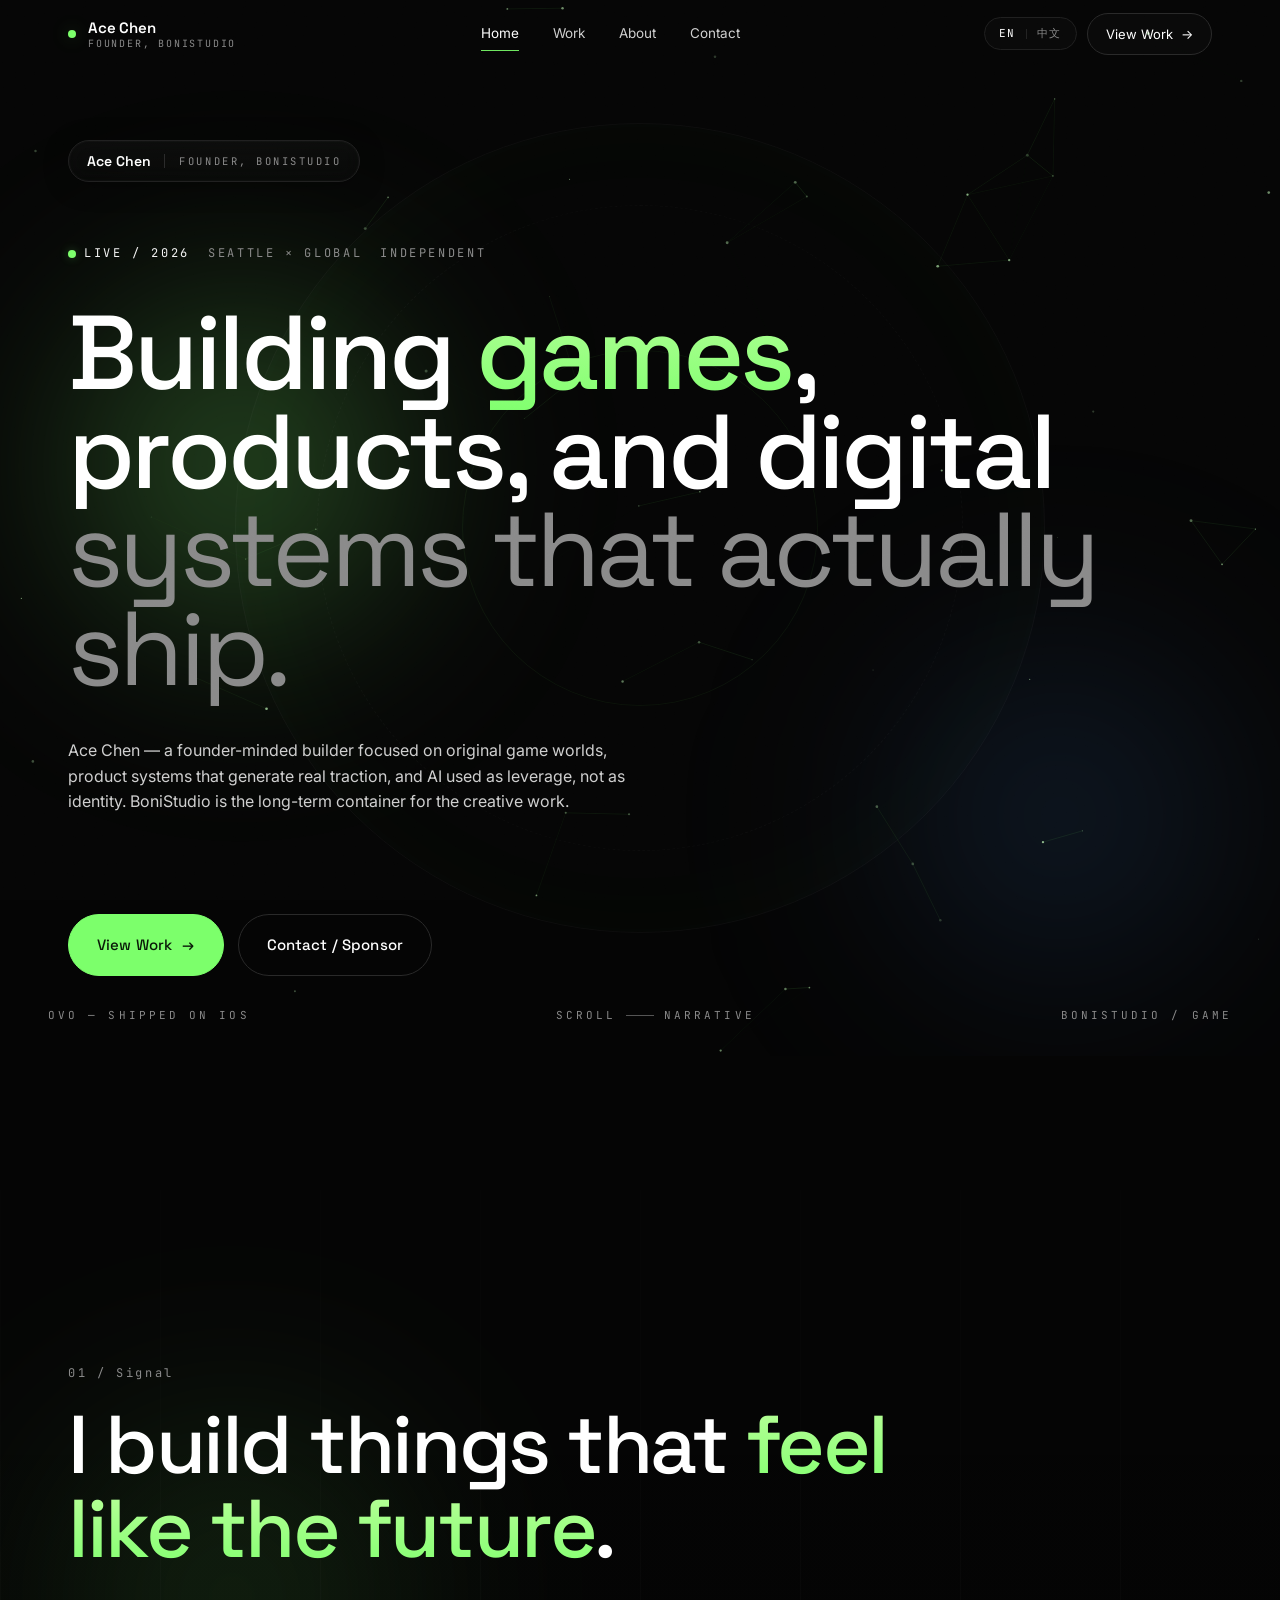
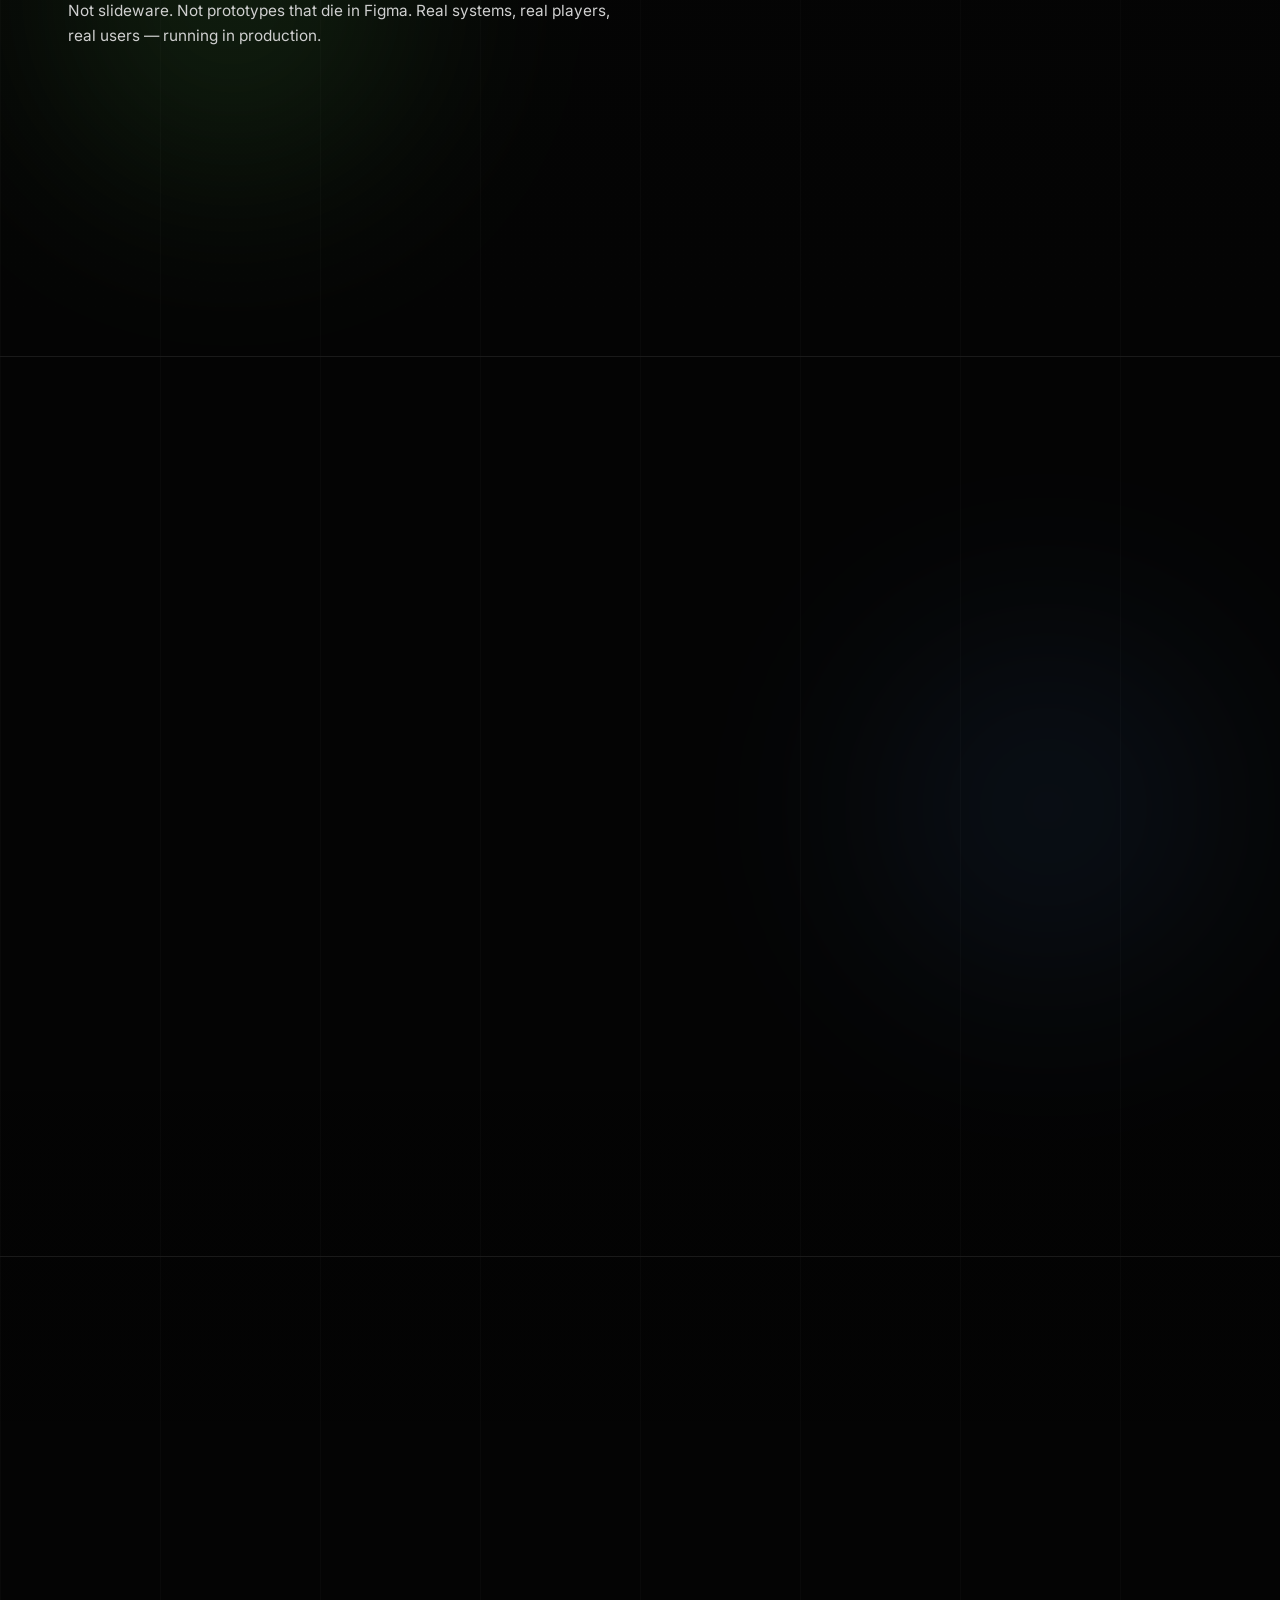
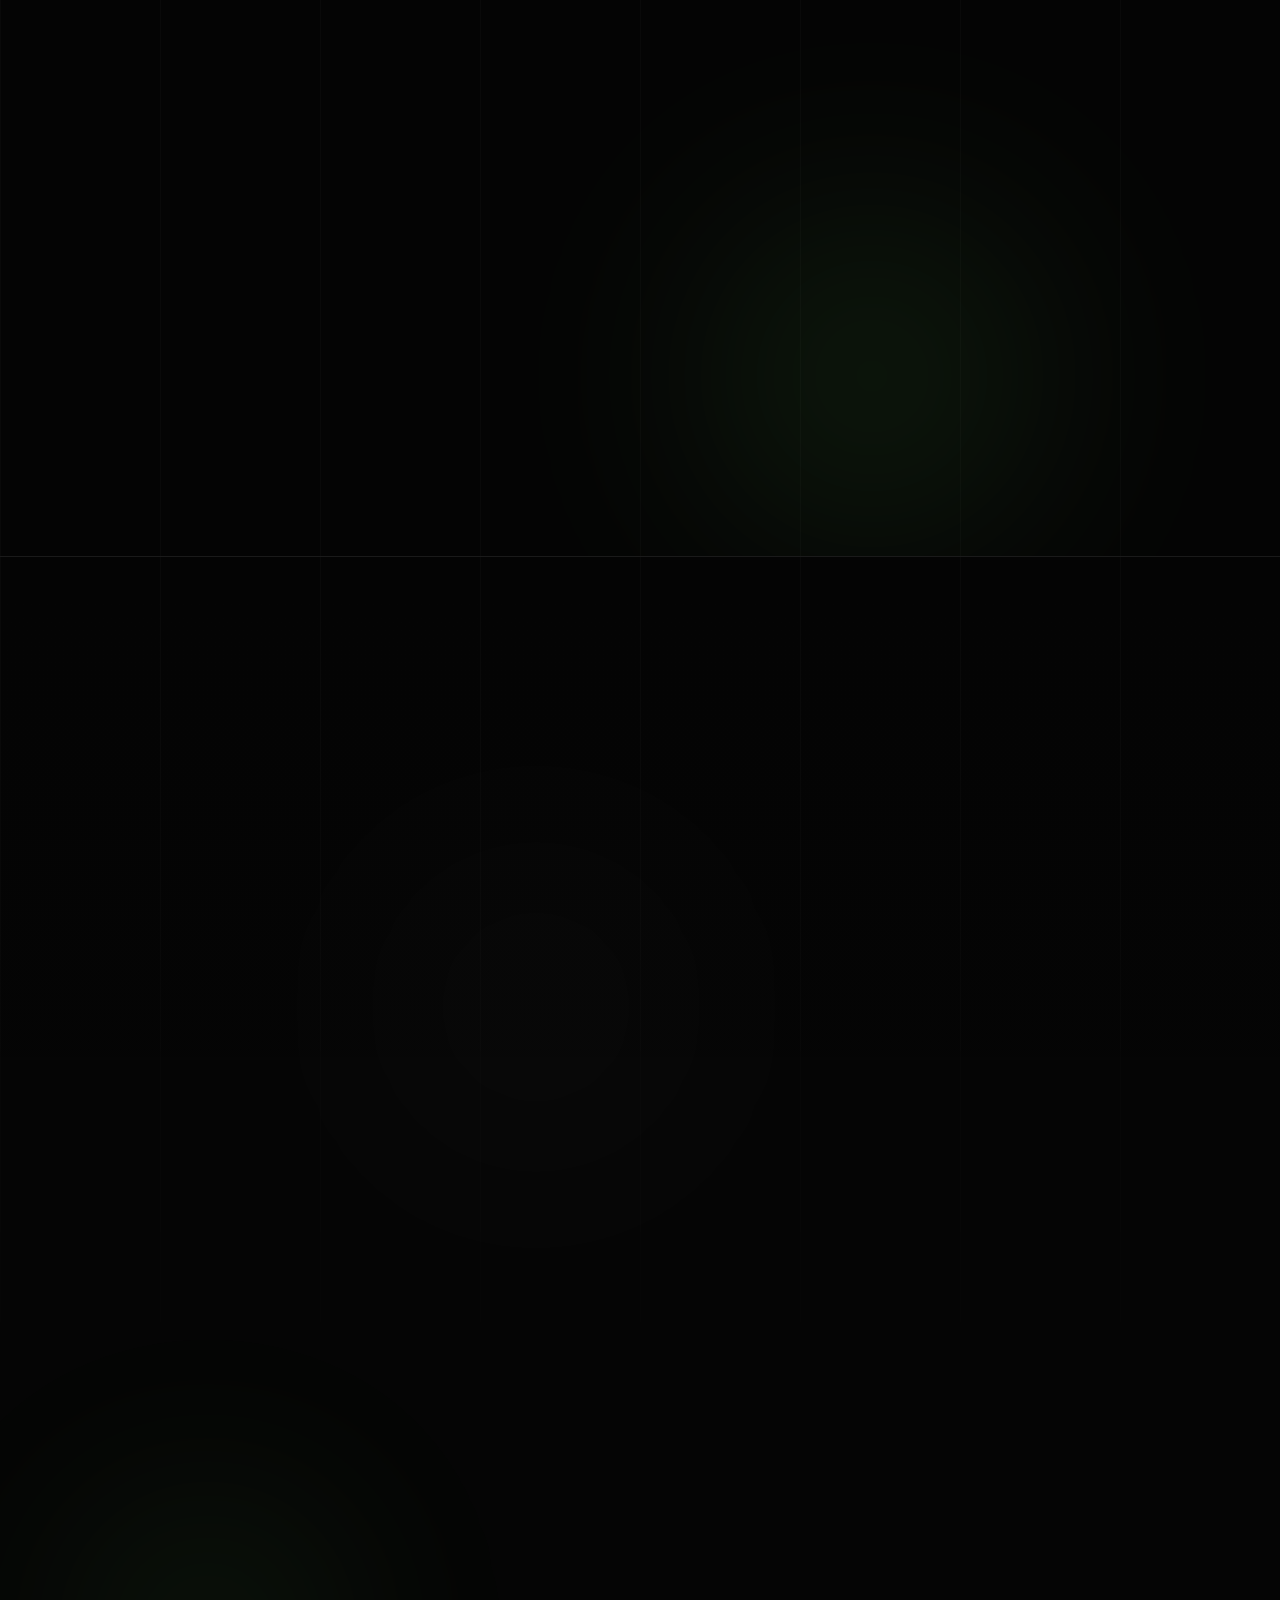
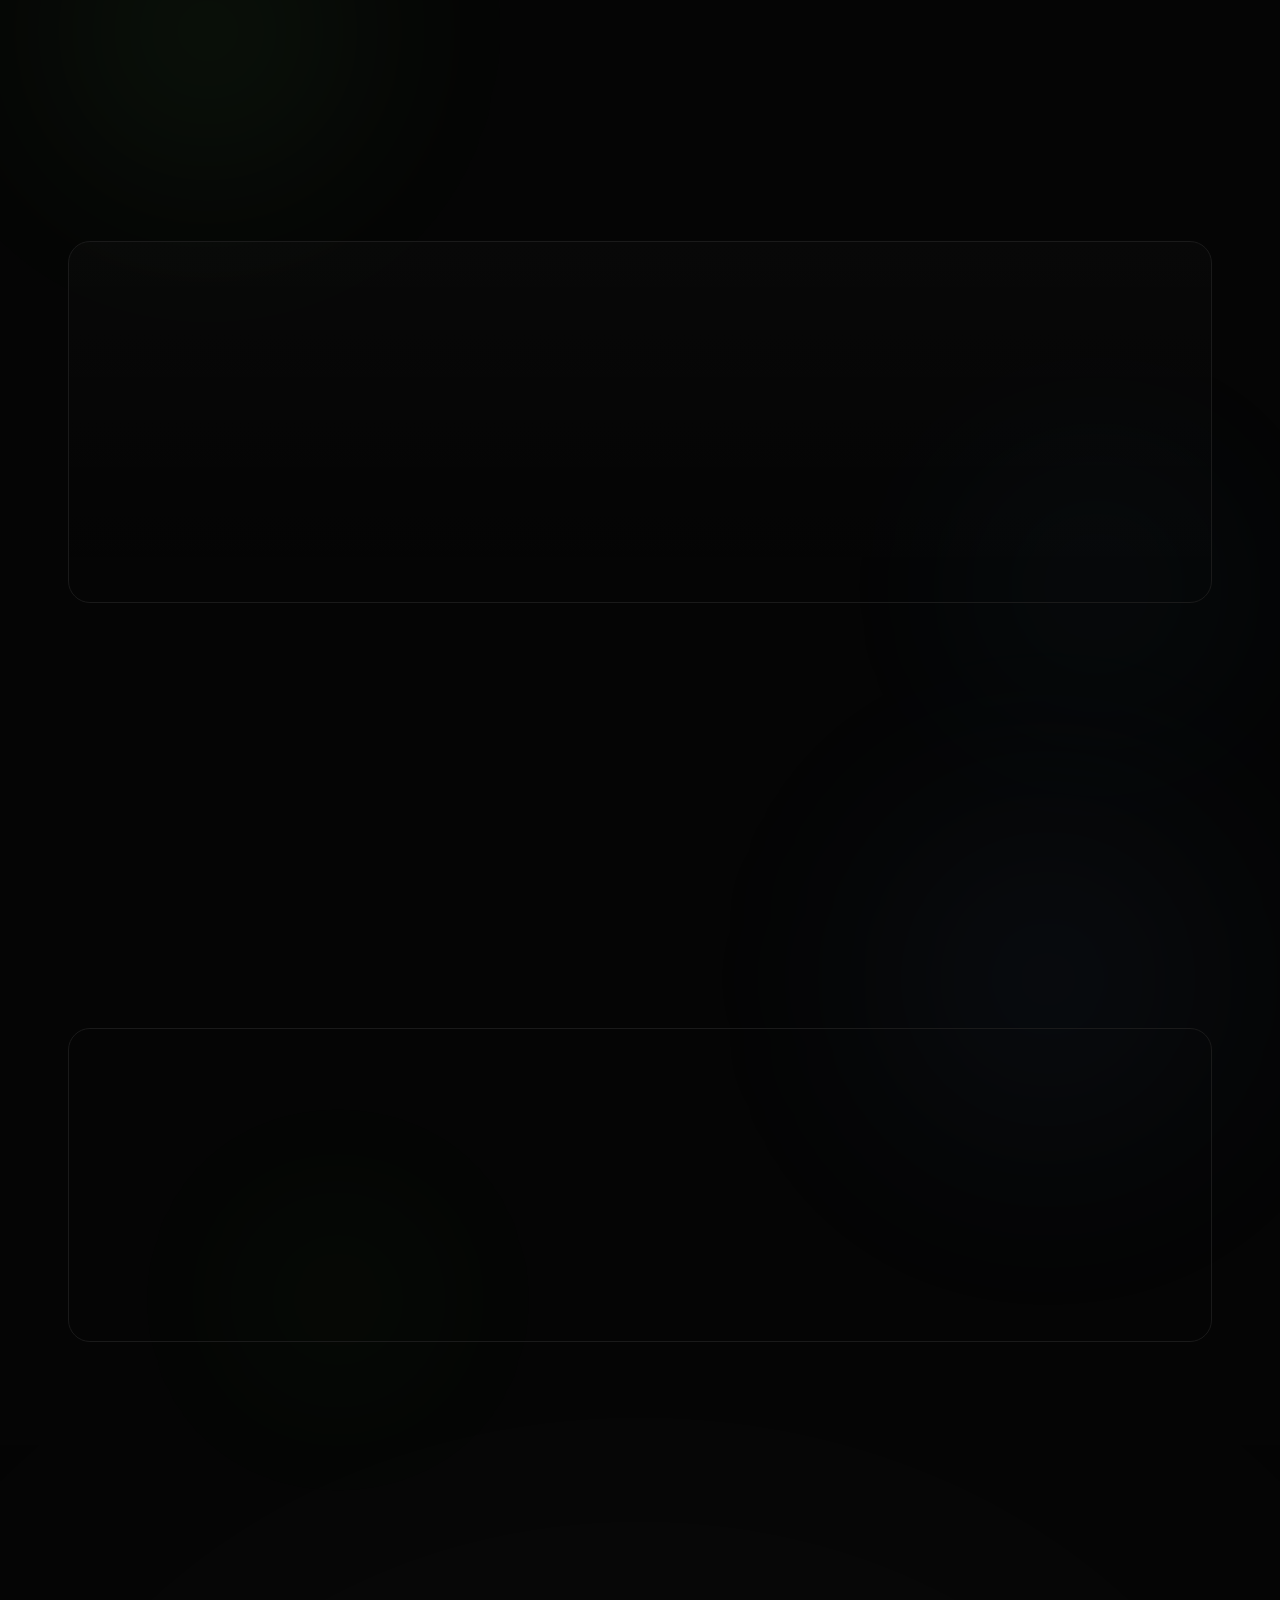
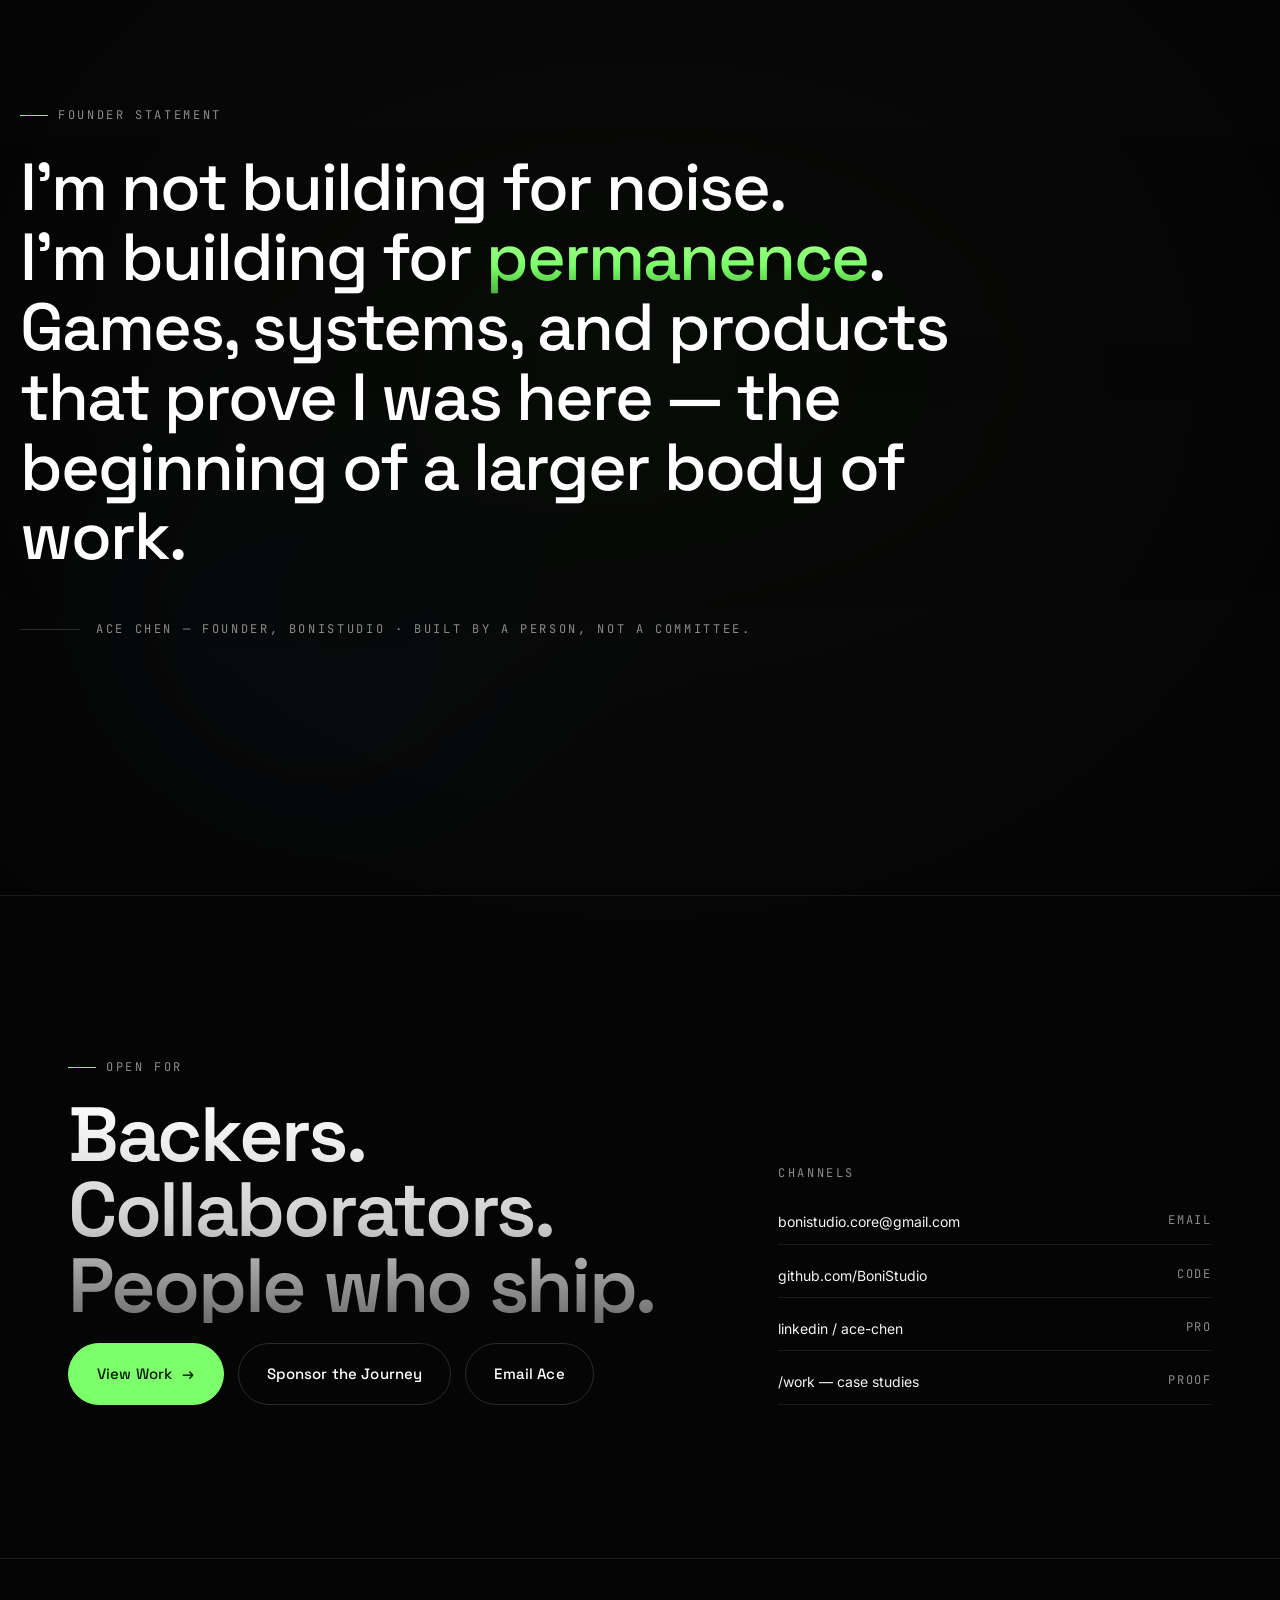
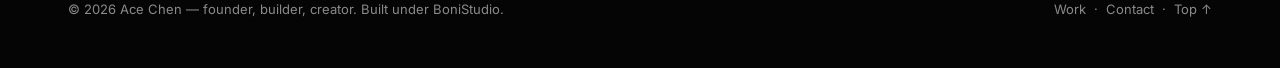
<file: index.html>
<!DOCTYPE html>
<html lang="en">
<head>
  <meta charset="UTF-8" />
  <meta name="viewport" content="width=device-width, initial-scale=1.0" />
  <meta name="color-scheme" content="dark" />
  <title>Ace Chen — Games, Products, and Digital Systems</title>
  <meta name="description" content="Ace Chen — founder-minded builder. Games first, products second, AI as leverage. Building OvO, original game worlds under BoniStudio, and AI-assisted systems." />

  <link rel="preconnect" href="https://fonts.googleapis.com" />
  <link rel="preconnect" href="https://fonts.gstatic.com" crossorigin />
  <link href="https://fonts.googleapis.com/css2?family=Space+Grotesk:wght@400;500;600;700&family=Inter:wght@400;500;600&family=JetBrains+Mono:wght@400;500&display=swap" rel="stylesheet" />
  <link rel="stylesheet" href="styles.css" />
</head>
<body class="page-home" data-page="home">

  <!-- ====================== Continuous background stage ====================== -->
  <div class="page-stage" data-page-stage aria-hidden="true">
    <div class="page-stage__stars" data-parallax="-0.04"></div>
    <div class="page-stage__stars--sparse" data-parallax="-0.12"></div>
    <div class="page-stage__grid" data-parallax="-0.02"></div>
    <div class="page-stage__glow page-stage__glow--top" data-parallax="0.06"></div>
    <div class="page-stage__glow page-stage__glow--mid" data-parallax="-0.08"></div>
    <div class="page-stage__glow page-stage__glow--low" data-parallax="-0.04"></div>
  </div>

  <div class="noise" aria-hidden="true"></div>

  <!-- ====================== Navigation ====================== -->
  <header class="nav" data-nav>
    <div class="container nav-inner">
      <a class="nav-brand" href="index.html" aria-label="Ace Chen — Home">
        <span class="dot" aria-hidden="true"></span>
        <span class="nav-brand__stack">
          <span class="nav-brand__name">Ace Chen</span>
          <span class="nav-brand__role" data-i18n="brand.role">Founder, BoniStudio</span>
        </span>
      </a>

      <nav class="nav-links" aria-label="Primary">
        <a href="index.html" class="is-active"><span class="nav-link-text" data-i18n="nav.home">Home</span></a>
        <a href="work.html"><span class="nav-link-text" data-i18n="nav.work">Work</span></a>
        <a href="#founder"><span class="nav-link-text" data-i18n="nav.about">About</span></a>
        <a href="#contact"><span class="nav-link-text" data-i18n="nav.contact">Contact</span></a>
      </nav>

      <div class="nav-right">
        <button
          class="lang-toggle"
          data-lang-toggle
          type="button"
          data-i18n-attr="aria-label:lang.toggle.aria"
          aria-label="Toggle language">
          <span class="lang-toggle__item" data-lang="en">EN</span>
          <span class="lang-toggle__sep" aria-hidden="true"></span>
          <span class="lang-toggle__item" data-lang="zh">中文</span>
        </button>

        <a class="nav-cta" href="work.html">
          <span data-i18n="nav.cta.viewwork">View Work</span>
          <span class="arrow" aria-hidden="true">→</span>
        </a>

        <button class="nav-toggle" data-nav-toggle aria-label="Menu">
          <span></span>
        </button>
      </div>
    </div>
  </header>

  <main>
    <!-- ====================== Hero ====================== -->
    <section class="hero" data-hero>
      <div class="hero__stage" aria-hidden="true">
        <div class="hero__ring"></div>
        <div class="hero__glow hero__glow--a"></div>
        <div class="hero__glow hero__glow--b"></div>
        <canvas class="hero__canvas" data-hero-canvas></canvas>
      </div>

      <div class="container hero__content">
        <div class="hero__identity reveal">
          <span class="hero__identity-name" data-i18n="hero.identity.name">Ace Chen</span>
          <span class="hero__identity-div" aria-hidden="true"></span>
          <span class="hero__identity-role" data-i18n="hero.identity.role">Founder, BoniStudio</span>
        </div>

        <div class="hero__meta reveal">
          <span class="live" data-i18n="hero.meta.live">Live / 2026</span>
          <span data-i18n="hero.meta.location">Seattle × Global</span>
          <span data-i18n="hero.meta.status">Independent</span>
        </div>

        <h1 class="hero__title reveal" data-i18n-html="hero.title.html">
          <span class="line">Building <em>games</em>,</span>
          <span class="line">products, and digital</span>
          <span class="line line--muted">systems that actually ship.</span>
        </h1>

        <p class="hero__subtitle reveal" data-i18n="hero.subtitle">
          Ace Chen — a founder-minded builder focused on original game worlds, product systems that generate real traction, and AI used as leverage, not as identity. BoniStudio is the long-term container for the creative work.
        </p>

        <div class="hero__pillars reveal">
          <span data-i18n="hero.pillar.games">Games first</span>
          <span data-i18n="hero.pillar.products">Products second</span>
          <span data-i18n="hero.pillar.ai">AI as amplifier</span>
        </div>

        <div class="hero__actions reveal">
          <a class="btn btn-primary btn-lg" href="work.html">
            <span data-i18n="hero.cta.viewwork">View Work</span>
            <span class="arrow" aria-hidden="true">→</span>
          </a>
          <a class="btn btn-ghost btn-lg" href="#contact" data-i18n="hero.cta.contact">
            Contact / Sponsor
          </a>
        </div>
      </div>

      <div class="hero__marquee" aria-hidden="true">
        <span data-i18n="hero.marquee.left">OvO — shipped on iOS</span>
        <span class="scroll-hint">
          <span data-i18n="hero.marquee.scroll">Scroll</span>
          <span class="bar"></span>
          <span data-i18n="hero.marquee.mid">Narrative</span>
        </span>
        <span data-i18n="hero.marquee.right">BoniStudio / Game</span>
      </div>
    </section>

    <!-- ====================== Narrative ====================== -->
    <section class="narrative" data-narrative aria-label="Narrative">
      <div class="narrative__progress" aria-hidden="true"><span data-narrative-bar></span></div>

      <div class="narrative__track">
        <article class="narrative__panel narrative__panel--a">
          <div class="narrative__panel-bg"></div>
          <div class="container">
            <div class="narrative__num reveal" data-i18n="narrative.01.num">01 / Signal</div>
            <h2 class="narrative__title reveal" data-i18n-html="narrative.01.title.html">
              I build things that <em>feel like the future</em>.
            </h2>
            <p class="narrative__sub reveal" data-i18n="narrative.01.sub">
              Not slideware. Not prototypes that die in Figma. Real systems, real players, real users — running in production.
            </p>
          </div>
        </article>

        <article class="narrative__panel narrative__panel--b">
          <div class="narrative__panel-bg"></div>
          <div class="container">
            <div class="narrative__num reveal" data-i18n="narrative.02.num">02 / Stack</div>
            <h2 class="narrative__title reveal" data-i18n-html="narrative.02.title.html">
              <em>Games</em> are the core. Products fund the path.
            </h2>
            <p class="narrative__sub reveal" data-i18n="narrative.02.sub">
              Original game worlds are the long-term creative spine — built under BoniStudio. Shipped products pay for the engine room: tools, talent, and time to go deeper.
            </p>
          </div>
        </article>

        <article class="narrative__panel narrative__panel--c">
          <div class="narrative__panel-bg"></div>
          <div class="container">
            <div class="narrative__num reveal" data-i18n="narrative.03.num">03 / Leverage</div>
            <h2 class="narrative__title reveal" data-i18n-html="narrative.03.title.html">
              AI is <em>leverage</em>, not identity.
            </h2>
            <p class="narrative__sub reveal" data-i18n="narrative.03.sub">
              I use models to accelerate, not to pretend. Architecture, debugging, evaluation, iteration — AI is the multiplier stacked on top of engineering judgment.
            </p>
          </div>
        </article>

        <article class="narrative__panel narrative__panel--d">
          <div class="narrative__panel-bg"></div>
          <div class="container">
            <div class="narrative__num reveal" data-i18n="narrative.04.num">04 / Intent</div>
            <h2 class="narrative__title reveal" data-i18n-html="narrative.04.title.html">
              This site is part lab, part signal, part <em>proof</em>.
            </h2>
            <p class="narrative__sub reveal" data-i18n="narrative.04.sub">
              A living surface for everything I'm shipping. Come back in a month — something will be different.
            </p>
          </div>
        </article>
      </div>
    </section>

    <!-- ====================== Focus Pillars ====================== -->
    <section class="section section--pillars" aria-label="Focus">
      <div class="container">
        <div class="section-head reveal">
          <div>
            <div class="eyebrow" data-i18n="pillars.eyebrow">Focus Pillars</div>
            <h2 data-i18n-html="pillars.title.html">Three directions.<br/><span class="gradient-text">One long arc.</span></h2>
          </div>
          <p class="section-sub" data-i18n="pillars.sub">
            Each pillar supports the next. Games set the creative ceiling. Products create the runway. AI compresses the distance between ideas and shipped reality.
          </p>
        </div>

        <div class="pillars-grid reveal-stagger">
          <article class="pillar">
            <div class="pillar__top">
              <div class="pillar__index" data-i18n="pillars.games.idx">01 / Games</div>
              <div class="pillar__icon" aria-hidden="true">
                <svg width="22" height="22" viewBox="0 0 24 24" fill="none" stroke="currentColor" stroke-width="1.4" stroke-linecap="round" stroke-linejoin="round"><path d="M6 11h4M8 9v4"/><circle cx="16" cy="11" r="1.2"/><circle cx="14" cy="13" r="1.2"/><path d="M4 14.5c0-3 1.4-6 4-6h8c2.6 0 4 3 4 6 0 2-1 3-2.5 3S16 15 15 15H9c-1 0-1 2.5-2.5 2.5S4 16.5 4 14.5Z"/></svg>
              </div>
            </div>
            <div>
              <h3 data-i18n="pillars.games.title">Games</h3>
              <p data-i18n="pillars.games.desc">Where the long arc lives. Original game worlds developed under BoniStudio — atmosphere, systems, mechanics, and IP designed to outlast any single release.</p>
            </div>
            <div class="pillar__meta"><span class="dash"></span> <span data-i18n="pillars.games.meta">Creative spine</span></div>
          </article>

          <article class="pillar">
            <div class="pillar__top">
              <div class="pillar__index" data-i18n="pillars.products.idx">02 / Products</div>
              <div class="pillar__icon" aria-hidden="true">
                <svg width="22" height="22" viewBox="0 0 24 24" fill="none" stroke="currentColor" stroke-width="1.4" stroke-linecap="round" stroke-linejoin="round"><rect x="4" y="3" width="16" height="18" rx="3"/><path d="M9 7h6M9 11h6M9 15h4"/></svg>
              </div>
            </div>
            <div>
              <h3 data-i18n="pillars.products.title">Products</h3>
              <p data-i18n="pillars.products.desc">Where the current leverage is. iOS apps and digital tools I ship to reach real users and build recurring cash-flow assets. OvO is the first.</p>
            </div>
            <div class="pillar__meta"><span class="dash"></span> <span data-i18n="pillars.products.meta">Runway engine</span></div>
          </article>

          <article class="pillar">
            <div class="pillar__top">
              <div class="pillar__index" data-i18n="pillars.ai.idx">03 / AI Leverage</div>
              <div class="pillar__icon" aria-hidden="true">
                <svg width="22" height="22" viewBox="0 0 24 24" fill="none" stroke="currentColor" stroke-width="1.4" stroke-linecap="round" stroke-linejoin="round"><path d="M12 3v2M12 19v2M3 12h2M19 12h2M5.6 5.6l1.4 1.4M17 17l1.4 1.4M5.6 18.4 7 17M17 7l1.4-1.4"/><circle cx="12" cy="12" r="4"/></svg>
              </div>
            </div>
            <div>
              <h3 data-i18n="pillars.ai.title">AI Leverage</h3>
              <p data-i18n="pillars.ai.desc">Where the speed comes from. AI used as an engineering multiplier across architecture, debugging, evaluation, and iteration — output quality, not prompt theatre.</p>
            </div>
            <div class="pillar__meta"><span class="dash"></span> <span data-i18n="pillars.ai.meta">Multiplier layer</span></div>
          </article>
        </div>
      </div>
    </section>

    <!-- ====================== Selected Signals ====================== -->
    <section class="section section--tight section--signals" aria-label="Selected signals">
      <div class="container">
        <div class="section-head reveal">
          <div>
            <div class="eyebrow" data-i18n="signals.eyebrow">Selected Signals</div>
            <h2 data-i18n="signals.title">Proof, not promises.</h2>
          </div>
          <p class="section-sub" data-i18n-html="signals.sub.html">
            A handful of concrete signals. The full case studies live on <a href="work.html" style="color:var(--accent);">/work</a>.
          </p>
        </div>

        <div class="signals reveal-stagger">
          <div class="signal">
            <div class="signal__k" data-i18n="signals.1.k">Shipped</div>
            <div class="signal__v" data-i18n="signals.1.v">I launched OvO on iOS — SwiftUI frontend, Firebase backend, designed and built solo.</div>
            <div class="signal__note" data-i18n="signals.1.note">Product ownership, end to end.</div>
          </div>
          <div class="signal">
            <div class="signal__k" data-i18n="signals.2.k">In motion</div>
            <div class="signal__v" data-i18n="signals.2.v">I'm building a long-term game direction under BoniStudio.</div>
            <div class="signal__note" data-i18n="signals.2.note">Long-horizon creative IP.</div>
          </div>
          <div class="signal">
            <div class="signal__k" data-i18n="signals.3.k">Engineering</div>
            <div class="signal__v" data-i18n="signals.3.v">I've shipped full-stack features inside real production teams.</div>
            <div class="signal__note" data-i18n="signals.3.note">Not a side-project résumé.</div>
          </div>
          <div class="signal">
            <div class="signal__k" data-i18n="signals.4.k">AI Practice</div>
            <div class="signal__v" data-i18n="signals.4.v">I evaluate AI-generated code and write developer-grade prompts for debugging, architecture, and edge cases.</div>
            <div class="signal__note" data-i18n="signals.4.note">Leverage, not decoration.</div>
          </div>
        </div>
      </div>
    </section>

    <!-- ====================== Founder Statement ====================== -->
    <section class="section founder" id="founder" aria-label="Founder statement">
      <div class="container founder__inner">
        <div class="eyebrow reveal" style="margin-bottom:28px;" data-i18n="founder.eyebrow">Founder Statement</div>
        <h2 class="founder__quote reveal" data-i18n-html="founder.quote.html">
          I'm not building for noise.<br/>
          I'm building for <em>permanence</em>.<br/>
          Games, systems, and products that prove I was here — the beginning of a larger body of work.
        </h2>
        <div class="founder__sign reveal">
          <span class="line"></span>
          <span data-i18n="founder.sign">Ace Chen — Founder, BoniStudio · Built by a person, not a committee.</span>
        </div>
      </div>
    </section>

    <!-- ====================== CTA ====================== -->
    <section class="cta" id="contact" aria-label="Contact">
      <div class="cta__bg" aria-hidden="true"></div>
      <div class="container">
        <div class="cta__inner">
          <div class="reveal">
            <div class="eyebrow" style="margin-bottom:20px;" data-i18n="cta.eyebrow">Open for</div>
            <h2 class="gradient-text" data-i18n="cta.title">Backers. Collaborators. People who ship.</h2>
            <div class="cta__actions">
              <a class="btn btn-primary btn-lg" href="work.html">
                <span data-i18n="cta.actions.viewwork">View Work</span>
                <span class="arrow" aria-hidden="true">→</span>
              </a>
              <a class="btn btn-ghost btn-lg" href="mailto:bonistudio.core@gmail.com?subject=Sponsor%20the%20Journey" data-i18n="cta.actions.sponsor">
                Sponsor the Journey
              </a>
              <a class="btn btn-ghost btn-lg" href="mailto:bonistudio.core@gmail.com" data-i18n="cta.actions.email">
                Email Ace
              </a>
            </div>
          </div>

          <aside class="cta__side reveal">
            <p style="color:var(--text-3); font-family:var(--font-mono); font-size:12px; letter-spacing:0.22em; text-transform:uppercase;" data-i18n="cta.side.label">Channels</p>
            <ul>
              <li>
                <a href="mailto:bonistudio.core@gmail.com">bonistudio.core@gmail.com</a>
                <span data-i18n="cta.side.email">Email</span>
              </li>
              <li>
                <a href="https://github.com/BoniStudio" target="_blank" rel="noopener">github.com/BoniStudio</a>
                <span data-i18n="cta.side.code">Code</span>
              </li>
              <li>
                <a href="https://www.linkedin.com/" target="_blank" rel="noopener">linkedin / ace-chen</a>
                <span data-i18n="cta.side.pro">Pro</span>
              </li>
              <li>
                <a href="work.html" data-i18n="cta.side.proof.text">/work — case studies</a>
                <span data-i18n="cta.side.proof">Proof</span>
              </li>
            </ul>
          </aside>
        </div>
      </div>
    </section>
  </main>

  <footer class="footer">
    <div class="container footer__inner">
      <div data-i18n-template="footer.home.copy">© <span data-year>2026</span> Ace Chen — founder, builder, creator. Built under BoniStudio.</div>
      <div>
        <a href="work.html" data-i18n="footer.work">Work</a> &nbsp;·&nbsp;
        <a href="#contact" data-i18n="footer.contact">Contact</a> &nbsp;·&nbsp;
        <a href="#" aria-label="Top of page" data-i18n="footer.top" onclick="window.scrollTo({top:0,behavior:'smooth'});return false;">Top ↑</a>
      </div>
    </div>
  </footer>

  <script src="translations.js" defer></script>
  <script src="script.js" defer></script>
</body>
</html>
</file>
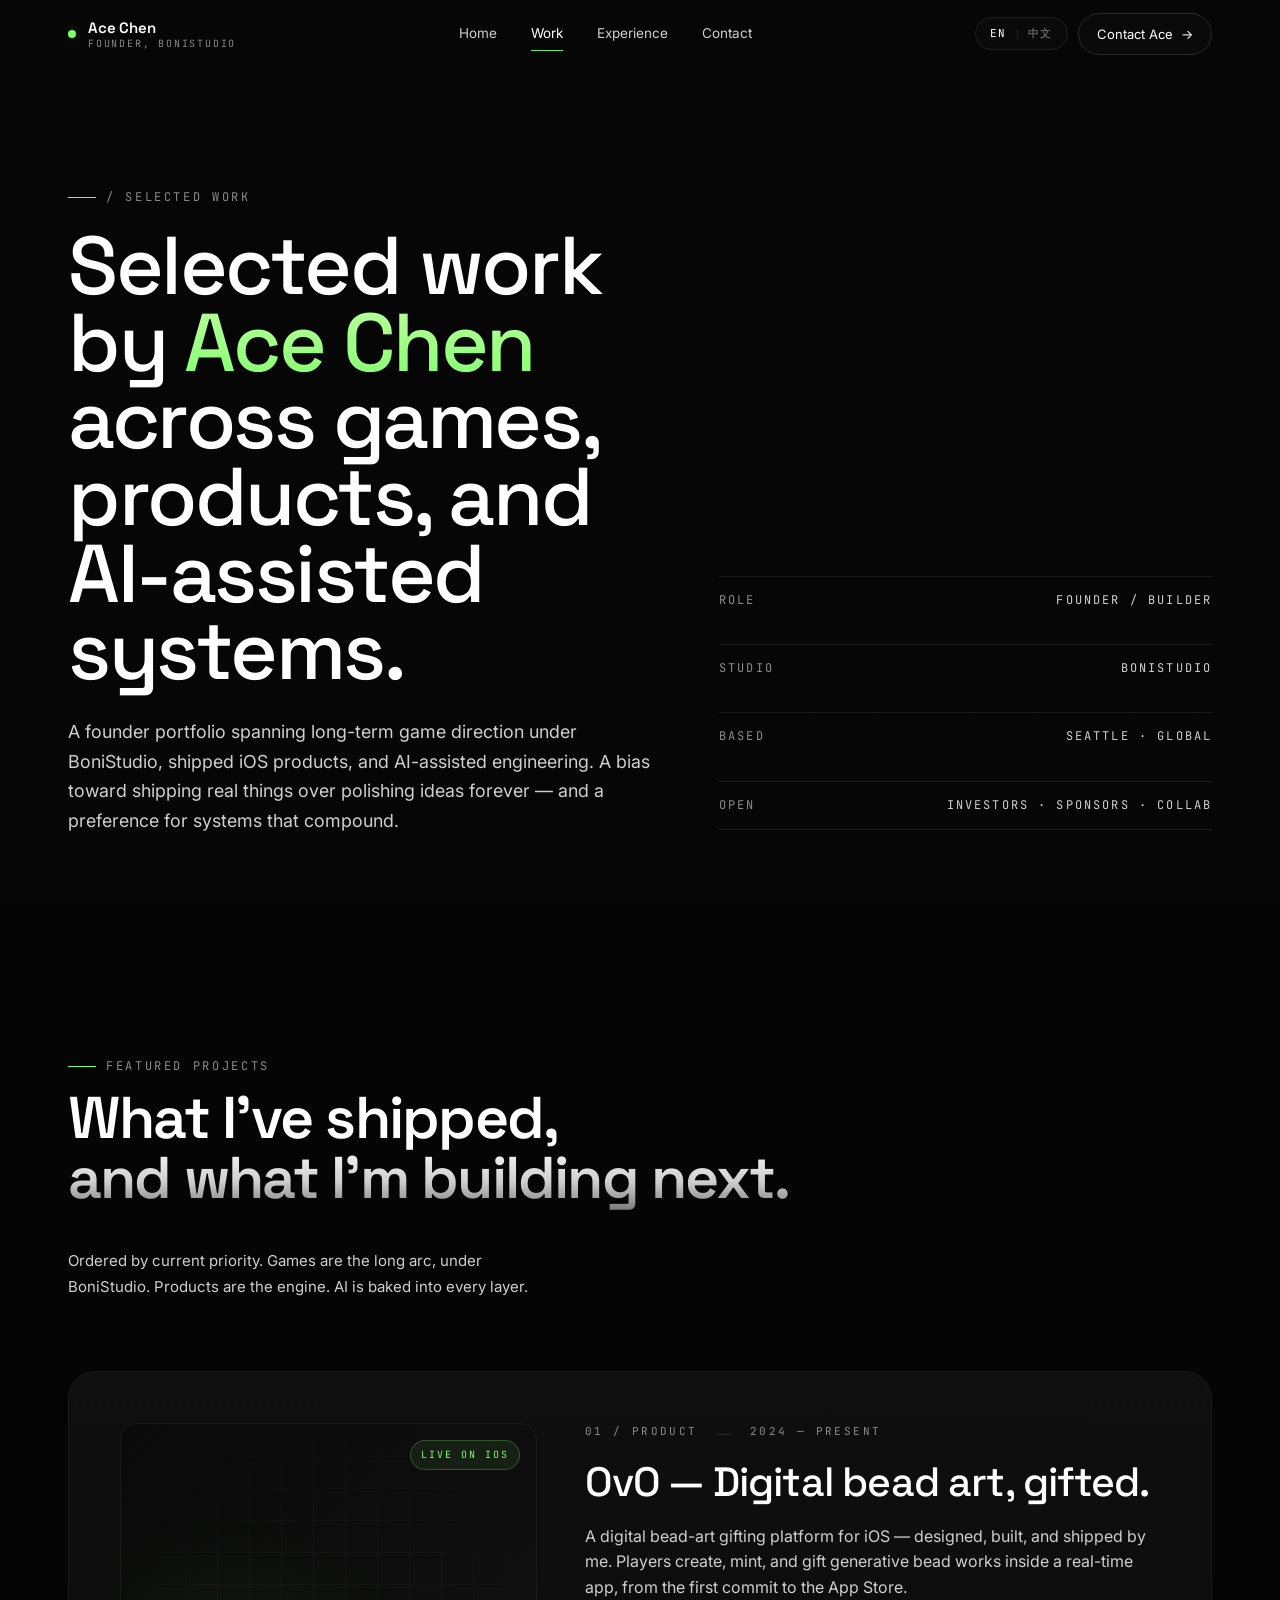
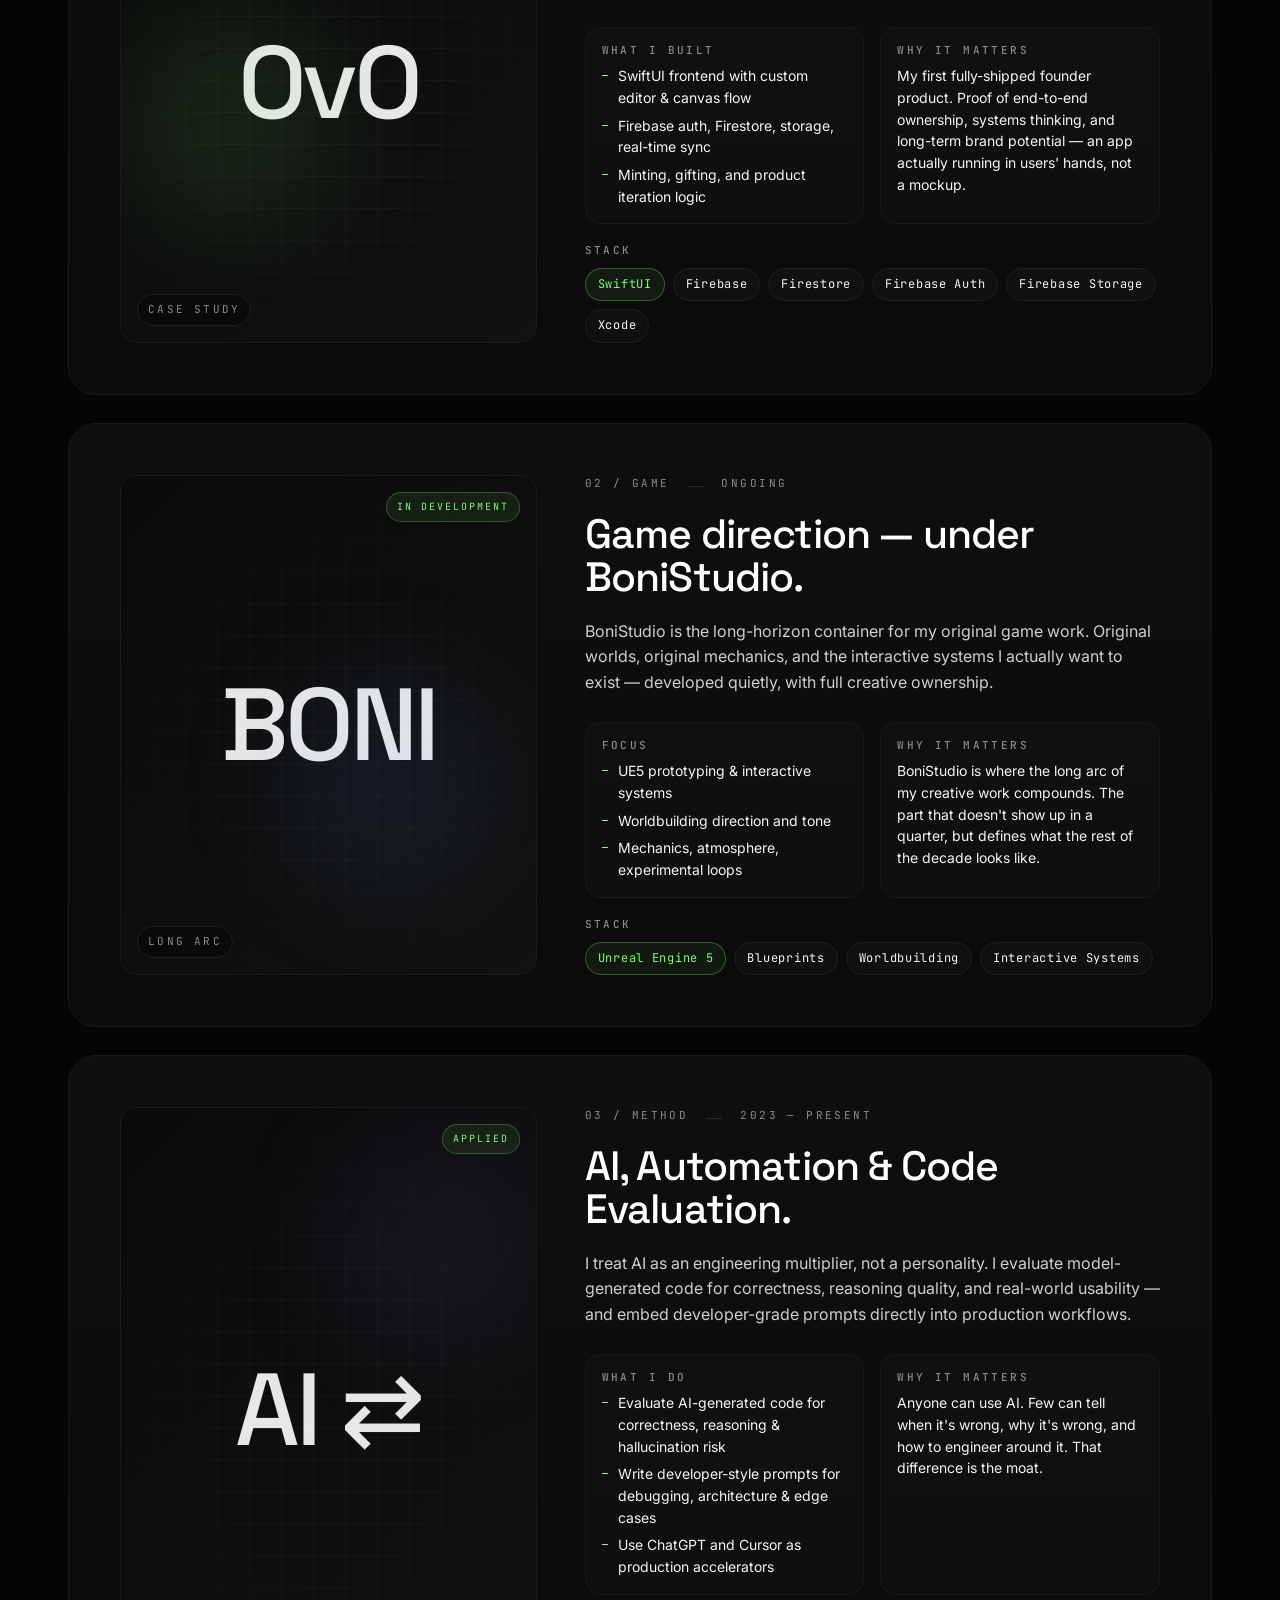
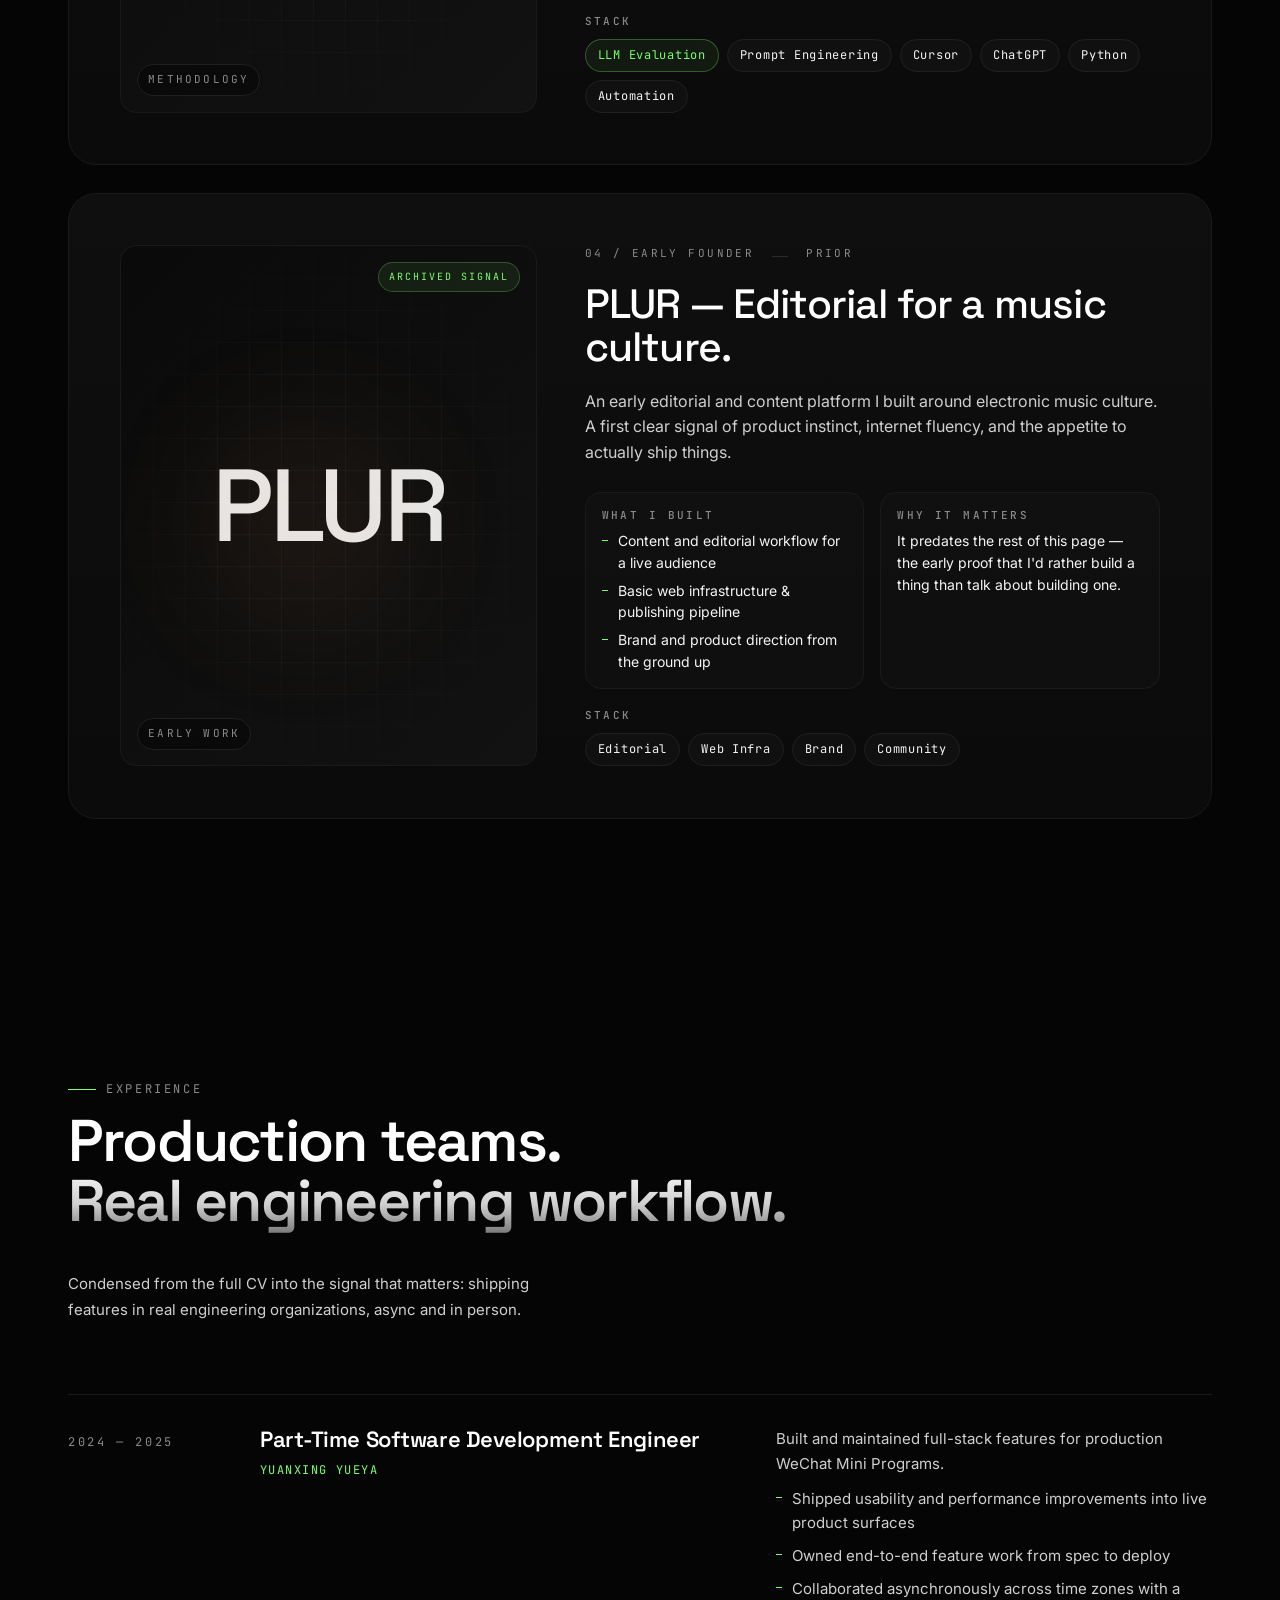
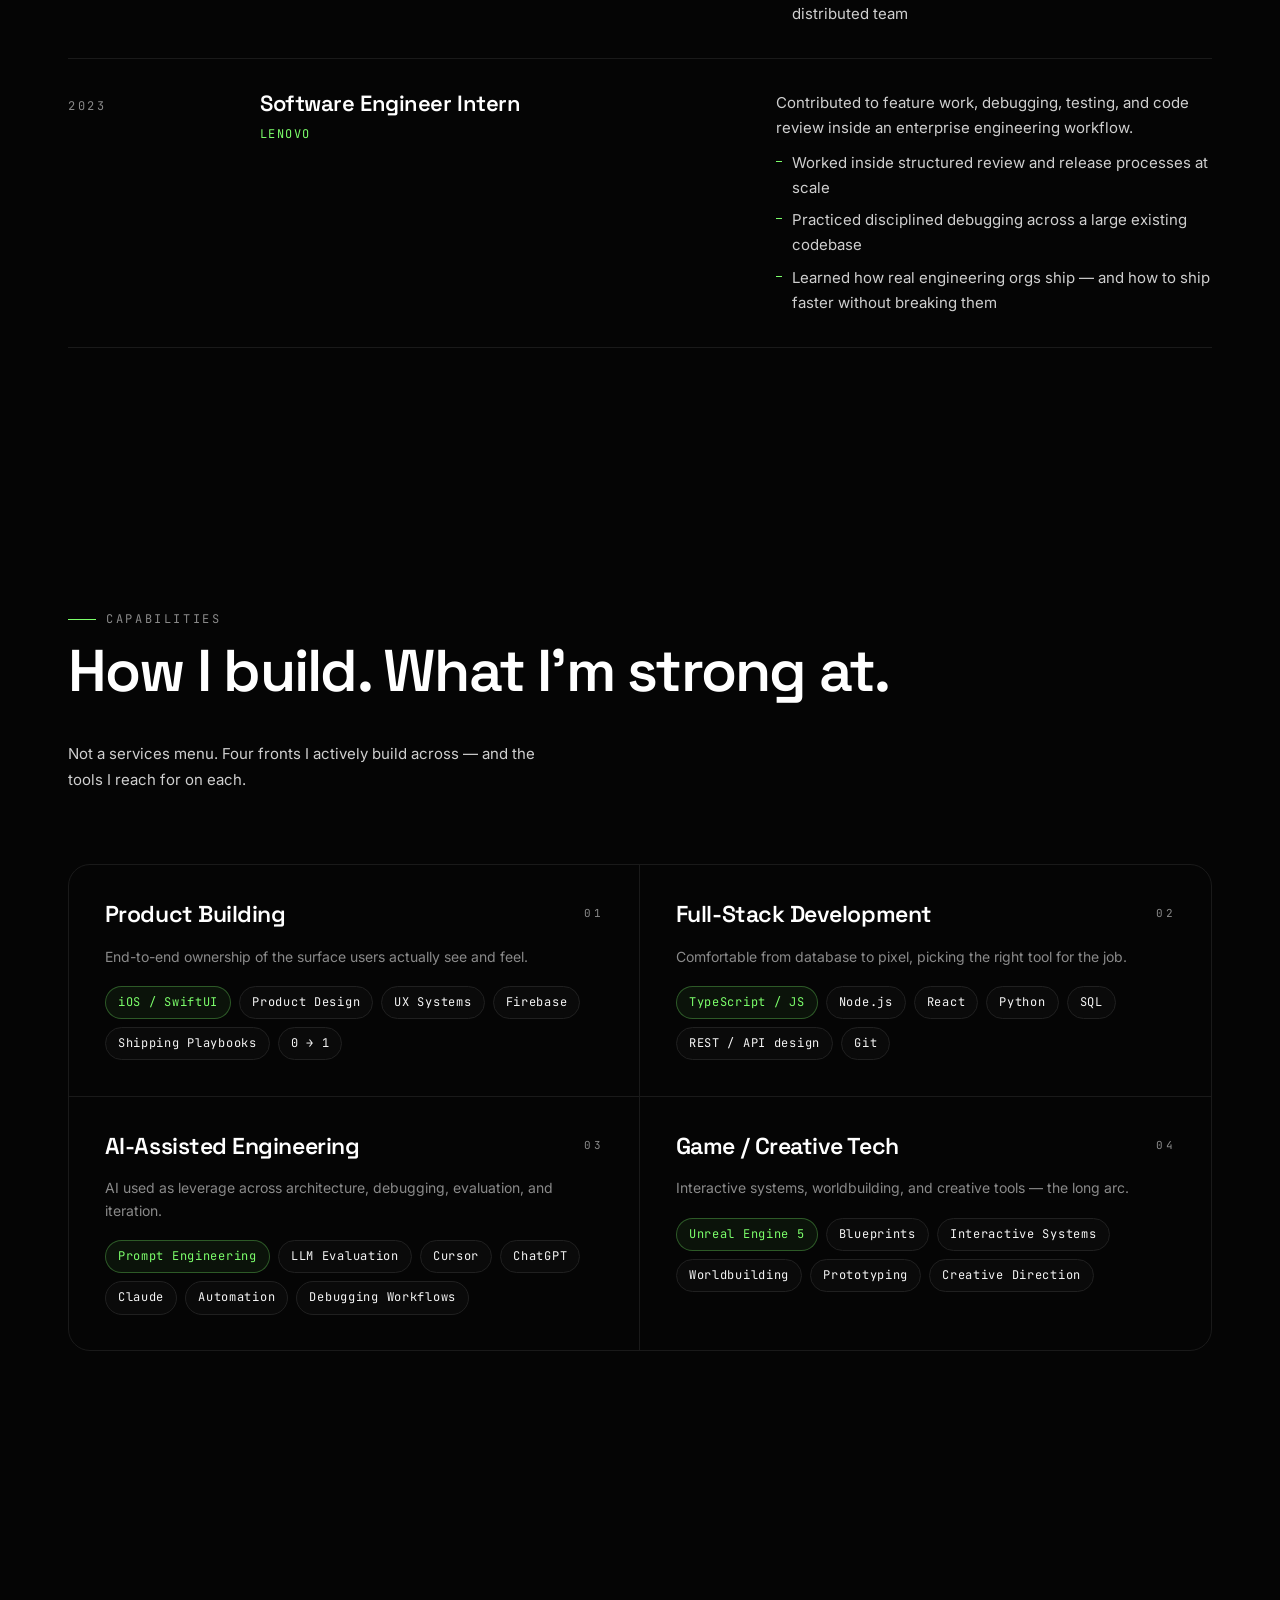
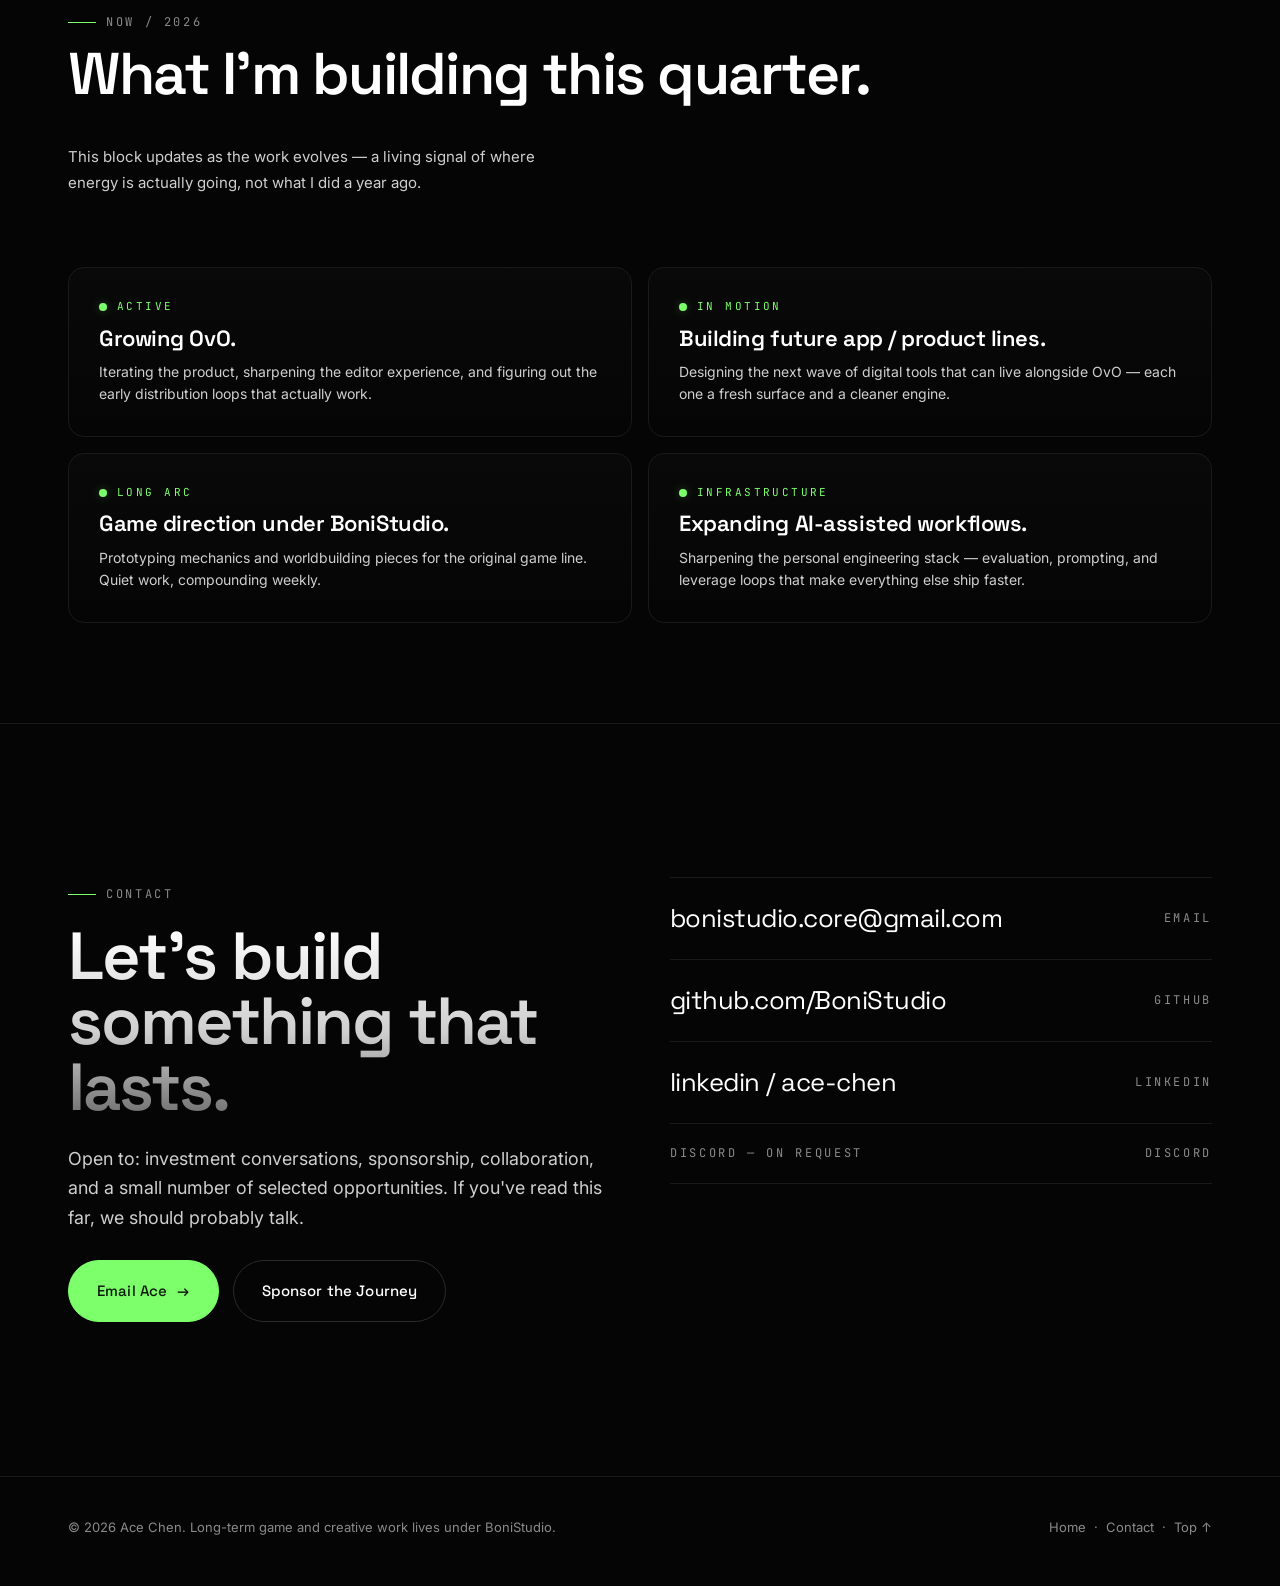
<file: work.html>
<!DOCTYPE html>
<html lang="en">
<head>
  <meta charset="UTF-8" />
  <meta name="viewport" content="width=device-width, initial-scale=1.0" />
  <meta name="color-scheme" content="dark" />
  <title>Work — Ace Chen</title>
  <meta name="description" content="Selected projects, experience, and capabilities by Ace Chen — founder building games, products, and AI-assisted systems under BoniStudio." />

  <link rel="preconnect" href="https://fonts.googleapis.com" />
  <link rel="preconnect" href="https://fonts.gstatic.com" crossorigin />
  <link href="https://fonts.googleapis.com/css2?family=Space+Grotesk:wght@400;500;600;700&family=Inter:wght@400;500;600&family=JetBrains+Mono:wght@400;500&display=swap" rel="stylesheet" />
  <link rel="stylesheet" href="styles.css" />
</head>
<body class="page-work" data-page="work">
  <div class="noise" aria-hidden="true"></div>

  <!-- ====================== Navigation ====================== -->
  <header class="nav" data-nav>
    <div class="container nav-inner">
      <a class="nav-brand" href="index.html" aria-label="Ace Chen — Home">
        <span class="dot" aria-hidden="true"></span>
        <span class="nav-brand__stack">
          <span class="nav-brand__name">Ace Chen</span>
          <span class="nav-brand__role" data-i18n="brand.role">Founder, BoniStudio</span>
        </span>
      </a>

      <nav class="nav-links" aria-label="Primary">
        <a href="index.html"><span class="nav-link-text" data-i18n="nav.home">Home</span></a>
        <a href="work.html" class="is-active"><span class="nav-link-text" data-i18n="nav.work">Work</span></a>
        <a href="#experience"><span class="nav-link-text" data-i18n="nav.experience">Experience</span></a>
        <a href="#contact"><span class="nav-link-text" data-i18n="nav.contact">Contact</span></a>
      </nav>

      <div class="nav-right">
        <button
          class="lang-toggle"
          data-lang-toggle
          type="button"
          data-i18n-attr="aria-label:lang.toggle.aria"
          aria-label="Toggle language">
          <span class="lang-toggle__item" data-lang="en">EN</span>
          <span class="lang-toggle__sep" aria-hidden="true"></span>
          <span class="lang-toggle__item" data-lang="zh">中文</span>
        </button>

        <a class="nav-cta" href="#contact">
          <span data-i18n="nav.cta.contact">Contact Ace</span>
          <span class="arrow" aria-hidden="true">→</span>
        </a>

        <button class="nav-toggle" data-nav-toggle aria-label="Menu">
          <span></span>
        </button>
      </div>
    </div>
  </header>

  <main>
    <!-- ====================== Intro ====================== -->
    <section class="work-hero">
      <div class="container">
        <div class="work-hero__grid">
          <div>
            <div class="eyebrow reveal" style="margin-bottom:20px;" data-i18n="work.hero.eyebrow">/ Selected Work</div>
            <h1 class="reveal" data-i18n-html="work.hero.title.html">
              Selected work by <em>Ace Chen</em> across games, products, and AI-assisted systems.
            </h1>
            <p class="lead reveal" style="margin-top:28px;" data-i18n="work.hero.lead">
              A founder portfolio spanning long-term game direction under BoniStudio, shipped iOS products, and AI-assisted engineering. A bias toward shipping real things over polishing ideas forever — and a preference for systems that compound.
            </p>
          </div>

          <div class="work-hero__meta reveal">
            <div class="row">
              <span data-i18n="work.hero.meta.role.k">Role</span>
              <span data-i18n="work.hero.meta.role.v">Founder / Builder</span>
            </div>
            <div class="row">
              <span data-i18n="work.hero.meta.studio.k">Studio</span>
              <span data-i18n="work.hero.meta.studio.v">BoniStudio</span>
            </div>
            <div class="row">
              <span data-i18n="work.hero.meta.based.k">Based</span>
              <span data-i18n="work.hero.meta.based.v">Seattle · Global</span>
            </div>
            <div class="row">
              <span data-i18n="work.hero.meta.open.k">Open</span>
              <span data-i18n="work.hero.meta.open.v">Investors · Sponsors · Collab</span>
            </div>
          </div>
        </div>
      </div>
    </section>

    <!-- ====================== Featured Projects ====================== -->
    <section class="section" aria-label="Featured projects" id="projects">
      <div class="container">
        <div class="section-head reveal">
          <div>
            <div class="eyebrow" data-i18n="projects.eyebrow">Featured Projects</div>
            <h2 data-i18n-html="projects.title.html">What I've shipped,<br/><span class="gradient-text">and what I'm building next.</span></h2>
          </div>
          <p class="section-sub" data-i18n="projects.sub">
            Ordered by current priority. Games are the long arc, under BoniStudio. Products are the engine. AI is baked into every layer.
          </p>
        </div>

        <div class="projects">
          <!-- OvO -->
          <article class="project project--ovo reveal">
            <div class="project__media" aria-hidden="true">
              <span class="status-float" data-i18n="project.ovo.status">Live on iOS</span>
              <span class="tag-float" data-i18n="project.ovo.tag">Case Study</span>
              <div class="mark">OvO</div>
            </div>

            <div class="project__body">
              <div class="project__row">
                <span data-i18n="project.ovo.row.a">01 / Product</span>
                <span class="divider"></span>
                <span data-i18n="project.ovo.row.b">2024 — present</span>
              </div>
              <h3 class="project__title" data-i18n="project.ovo.title">OvO — Digital bead art, gifted.</h3>
              <p class="project__summary" data-i18n="project.ovo.summary">
                A digital bead-art gifting platform for iOS — designed, built, and shipped by me. Players create, mint, and gift generative bead works inside a real-time app, from the first commit to the App Store.
              </p>

              <div class="project__grid">
                <div>
                  <h4 data-i18n="project.ovo.built.h">What I built</h4>
                  <ul>
                    <li data-i18n="project.ovo.built.1">SwiftUI frontend with custom editor & canvas flow</li>
                    <li data-i18n="project.ovo.built.2">Firebase auth, Firestore, storage, real-time sync</li>
                    <li data-i18n="project.ovo.built.3">Minting, gifting, and product iteration logic</li>
                  </ul>
                </div>
                <div>
                  <h4 data-i18n="project.ovo.why.h">Why it matters</h4>
                  <p data-i18n="project.ovo.why.p">My first fully-shipped founder product. Proof of end-to-end ownership, systems thinking, and long-term brand potential — an app actually running in users' hands, not a mockup.</p>
                </div>
              </div>

              <div>
                <h4 style="font-family:var(--font-mono); font-size:11px; letter-spacing:0.22em; color:var(--text-3); text-transform:uppercase; margin-bottom:10px; font-weight:500;" data-i18n="project.stack.h">Stack</h4>
                <div class="project__stack">
                  <span class="chip chip--accent">SwiftUI</span>
                  <span class="chip">Firebase</span>
                  <span class="chip">Firestore</span>
                  <span class="chip">Firebase Auth</span>
                  <span class="chip">Firebase Storage</span>
                  <span class="chip">Xcode</span>
                </div>
              </div>
            </div>
          </article>

          <!-- Game / BoniStudio -->
          <article class="project project--game reveal">
            <div class="project__media" aria-hidden="true">
              <span class="status-float" data-i18n="project.game.status">In development</span>
              <span class="tag-float" data-i18n="project.game.tag">Long Arc</span>
              <div class="mark">BONI</div>
            </div>

            <div class="project__body">
              <div class="project__row">
                <span data-i18n="project.game.row.a">02 / Game</span>
                <span class="divider"></span>
                <span data-i18n="project.game.row.b">Ongoing</span>
              </div>
              <h3 class="project__title" data-i18n="project.game.title">Game direction — under BoniStudio.</h3>
              <p class="project__summary" data-i18n="project.game.summary">
                BoniStudio is the long-horizon container for my original game work. Original worlds, original mechanics, and the interactive systems I actually want to exist — developed quietly, with full creative ownership.
              </p>

              <div class="project__grid">
                <div>
                  <h4 data-i18n="project.game.focus.h">Focus</h4>
                  <ul>
                    <li data-i18n="project.game.focus.1">UE5 prototyping & interactive systems</li>
                    <li data-i18n="project.game.focus.2">Worldbuilding direction and tone</li>
                    <li data-i18n="project.game.focus.3">Mechanics, atmosphere, experimental loops</li>
                  </ul>
                </div>
                <div>
                  <h4 data-i18n="project.game.why.h">Why it matters</h4>
                  <p data-i18n="project.game.why.p">BoniStudio is where the long arc of my creative work compounds. The part that doesn't show up in a quarter, but defines what the rest of the decade looks like.</p>
                </div>
              </div>

              <div>
                <h4 style="font-family:var(--font-mono); font-size:11px; letter-spacing:0.22em; color:var(--text-3); text-transform:uppercase; margin-bottom:10px; font-weight:500;" data-i18n="project.stack.h">Stack</h4>
                <div class="project__stack">
                  <span class="chip chip--accent">Unreal Engine 5</span>
                  <span class="chip">Blueprints</span>
                  <span class="chip">Worldbuilding</span>
                  <span class="chip">Interactive Systems</span>
                </div>
              </div>
            </div>
          </article>

          <!-- AI / Automation / Evaluation -->
          <article class="project project--ai reveal">
            <div class="project__media" aria-hidden="true">
              <span class="status-float" data-i18n="project.ai.status">Applied</span>
              <span class="tag-float" data-i18n="project.ai.tag">Methodology</span>
              <div class="mark">AI ⇄</div>
            </div>

            <div class="project__body">
              <div class="project__row">
                <span data-i18n="project.ai.row.a">03 / Method</span>
                <span class="divider"></span>
                <span data-i18n="project.ai.row.b">2023 — present</span>
              </div>
              <h3 class="project__title" data-i18n="project.ai.title">AI, Automation & Code Evaluation.</h3>
              <p class="project__summary" data-i18n="project.ai.summary">
                I treat AI as an engineering multiplier, not a personality. I evaluate model-generated code for correctness, reasoning quality, and real-world usability — and embed developer-grade prompts directly into production workflows.
              </p>

              <div class="project__grid">
                <div>
                  <h4 data-i18n="project.ai.do.h">What I do</h4>
                  <ul>
                    <li data-i18n="project.ai.do.1">Evaluate AI-generated code for correctness, reasoning & hallucination risk</li>
                    <li data-i18n="project.ai.do.2">Write developer-style prompts for debugging, architecture & edge cases</li>
                    <li data-i18n="project.ai.do.3">Use ChatGPT and Cursor as production accelerators</li>
                  </ul>
                </div>
                <div>
                  <h4 data-i18n="project.ai.why.h">Why it matters</h4>
                  <p data-i18n="project.ai.why.p">Anyone can use AI. Few can tell when it's wrong, why it's wrong, and how to engineer around it. That difference is the moat.</p>
                </div>
              </div>

              <div>
                <h4 style="font-family:var(--font-mono); font-size:11px; letter-spacing:0.22em; color:var(--text-3); text-transform:uppercase; margin-bottom:10px; font-weight:500;" data-i18n="project.stack.h">Stack</h4>
                <div class="project__stack">
                  <span class="chip chip--accent">LLM Evaluation</span>
                  <span class="chip">Prompt Engineering</span>
                  <span class="chip">Cursor</span>
                  <span class="chip">ChatGPT</span>
                  <span class="chip">Python</span>
                  <span class="chip">Automation</span>
                </div>
              </div>
            </div>
          </article>

          <!-- PLUR -->
          <article class="project project--plur reveal">
            <div class="project__media" aria-hidden="true">
              <span class="status-float" data-i18n="project.plur.status">Archived signal</span>
              <span class="tag-float" data-i18n="project.plur.tag">Early work</span>
              <div class="mark">PLUR</div>
            </div>

            <div class="project__body">
              <div class="project__row">
                <span data-i18n="project.plur.row.a">04 / Early founder</span>
                <span class="divider"></span>
                <span data-i18n="project.plur.row.b">Prior</span>
              </div>
              <h3 class="project__title" data-i18n="project.plur.title">PLUR — Editorial for a music culture.</h3>
              <p class="project__summary" data-i18n="project.plur.summary">
                An early editorial and content platform I built around electronic music culture. A first clear signal of product instinct, internet fluency, and the appetite to actually ship things.
              </p>

              <div class="project__grid">
                <div>
                  <h4 data-i18n="project.plur.built.h">What I built</h4>
                  <ul>
                    <li data-i18n="project.plur.built.1">Content and editorial workflow for a live audience</li>
                    <li data-i18n="project.plur.built.2">Basic web infrastructure & publishing pipeline</li>
                    <li data-i18n="project.plur.built.3">Brand and product direction from the ground up</li>
                  </ul>
                </div>
                <div>
                  <h4 data-i18n="project.plur.why.h">Why it matters</h4>
                  <p data-i18n="project.plur.why.p">It predates the rest of this page — the early proof that I'd rather build a thing than talk about building one.</p>
                </div>
              </div>

              <div>
                <h4 style="font-family:var(--font-mono); font-size:11px; letter-spacing:0.22em; color:var(--text-3); text-transform:uppercase; margin-bottom:10px; font-weight:500;" data-i18n="project.stack.h">Stack</h4>
                <div class="project__stack">
                  <span class="chip">Editorial</span>
                  <span class="chip">Web Infra</span>
                  <span class="chip">Brand</span>
                  <span class="chip">Community</span>
                </div>
              </div>
            </div>
          </article>
        </div>
      </div>
    </section>

    <!-- ====================== Experience ====================== -->
    <section class="section section--tight" id="experience" aria-label="Experience">
      <div class="container">
        <div class="section-head reveal">
          <div>
            <div class="eyebrow" data-i18n="experience.eyebrow">Experience</div>
            <h2 data-i18n-html="experience.title.html">Production teams.<br/><span class="gradient-text">Real engineering workflow.</span></h2>
          </div>
          <p class="section-sub" data-i18n="experience.sub">
            Condensed from the full CV into the signal that matters: shipping features in real engineering organizations, async and in person.
          </p>
        </div>

        <div class="experience reveal-stagger">
          <div class="exp-item">
            <div class="exp-item__date" data-i18n="exp.yx.date">2024 — 2025</div>
            <div class="exp-item__role">
              <h3 data-i18n="exp.yx.role">Part-Time Software Development Engineer</h3>
              <span class="company" data-i18n="exp.yx.company">Yuanxing Yueya</span>
            </div>
            <div class="exp-item__desc">
              <p data-i18n="exp.yx.p">Built and maintained full-stack features for production WeChat Mini Programs.</p>
              <ul>
                <li data-i18n="exp.yx.1">Shipped usability and performance improvements into live product surfaces</li>
                <li data-i18n="exp.yx.2">Owned end-to-end feature work from spec to deploy</li>
                <li data-i18n="exp.yx.3">Collaborated asynchronously across time zones with a distributed team</li>
              </ul>
            </div>
          </div>

          <div class="exp-item">
            <div class="exp-item__date" data-i18n="exp.lv.date">2023</div>
            <div class="exp-item__role">
              <h3 data-i18n="exp.lv.role">Software Engineer Intern</h3>
              <span class="company" data-i18n="exp.lv.company">Lenovo</span>
            </div>
            <div class="exp-item__desc">
              <p data-i18n="exp.lv.p">Contributed to feature work, debugging, testing, and code review inside an enterprise engineering workflow.</p>
              <ul>
                <li data-i18n="exp.lv.1">Worked inside structured review and release processes at scale</li>
                <li data-i18n="exp.lv.2">Practiced disciplined debugging across a large existing codebase</li>
                <li data-i18n="exp.lv.3">Learned how real engineering orgs ship — and how to ship faster without breaking them</li>
              </ul>
            </div>
          </div>
        </div>
      </div>
    </section>

    <!-- ====================== Capabilities ====================== -->
    <section class="section" aria-label="Capabilities">
      <div class="container">
        <div class="section-head reveal">
          <div>
            <div class="eyebrow" data-i18n="cap.eyebrow">Capabilities</div>
            <h2 data-i18n="cap.title">How I build. What I'm strong at.</h2>
          </div>
          <p class="section-sub" data-i18n="cap.sub">
            Not a services menu. Four fronts I actively build across — and the tools I reach for on each.
          </p>
        </div>

        <div class="cap-grid reveal-stagger">
          <div class="cap">
            <div class="cap__head">
              <h3 data-i18n="cap.1.title">Product Building</h3>
              <div class="cap__idx">01</div>
            </div>
            <p class="muted" style="font-size:14px; line-height:1.6;" data-i18n="cap.1.desc">End-to-end ownership of the surface users actually see and feel.</p>
            <div class="cap__chips">
              <span class="chip chip--accent">iOS / SwiftUI</span>
              <span class="chip">Product Design</span>
              <span class="chip">UX Systems</span>
              <span class="chip">Firebase</span>
              <span class="chip">Shipping Playbooks</span>
              <span class="chip">0 → 1</span>
            </div>
          </div>

          <div class="cap">
            <div class="cap__head">
              <h3 data-i18n="cap.2.title">Full-Stack Development</h3>
              <div class="cap__idx">02</div>
            </div>
            <p class="muted" style="font-size:14px; line-height:1.6;" data-i18n="cap.2.desc">Comfortable from database to pixel, picking the right tool for the job.</p>
            <div class="cap__chips">
              <span class="chip chip--accent">TypeScript / JS</span>
              <span class="chip">Node.js</span>
              <span class="chip">React</span>
              <span class="chip">Python</span>
              <span class="chip">SQL</span>
              <span class="chip">REST / API design</span>
              <span class="chip">Git</span>
            </div>
          </div>

          <div class="cap">
            <div class="cap__head">
              <h3 data-i18n="cap.3.title">AI-Assisted Engineering</h3>
              <div class="cap__idx">03</div>
            </div>
            <p class="muted" style="font-size:14px; line-height:1.6;" data-i18n="cap.3.desc">AI used as leverage across architecture, debugging, evaluation, and iteration.</p>
            <div class="cap__chips">
              <span class="chip chip--accent">Prompt Engineering</span>
              <span class="chip">LLM Evaluation</span>
              <span class="chip">Cursor</span>
              <span class="chip">ChatGPT</span>
              <span class="chip">Claude</span>
              <span class="chip">Automation</span>
              <span class="chip">Debugging Workflows</span>
            </div>
          </div>

          <div class="cap">
            <div class="cap__head">
              <h3 data-i18n="cap.4.title">Game / Creative Tech</h3>
              <div class="cap__idx">04</div>
            </div>
            <p class="muted" style="font-size:14px; line-height:1.6;" data-i18n="cap.4.desc">Interactive systems, worldbuilding, and creative tools — the long arc.</p>
            <div class="cap__chips">
              <span class="chip chip--accent">Unreal Engine 5</span>
              <span class="chip">Blueprints</span>
              <span class="chip">Interactive Systems</span>
              <span class="chip">Worldbuilding</span>
              <span class="chip">Prototyping</span>
              <span class="chip">Creative Direction</span>
            </div>
          </div>
        </div>
      </div>
    </section>

    <!-- ====================== Now ====================== -->
    <section class="section section--tight" aria-label="Now" id="now">
      <div class="container">
        <div class="section-head reveal">
          <div>
            <div class="eyebrow" data-i18n="now.eyebrow">Now / 2026</div>
            <h2 data-i18n="now.title">What I'm building this quarter.</h2>
          </div>
          <p class="section-sub" data-i18n="now.sub">
            This block updates as the work evolves — a living signal of where energy is actually going, not what I did a year ago.
          </p>
        </div>

        <div class="now-grid reveal-stagger">
          <div class="now-card">
            <div class="now-card__tag" data-i18n="now.1.tag">Active</div>
            <h3 data-i18n="now.1.title">Growing OvO.</h3>
            <p data-i18n="now.1.desc">Iterating the product, sharpening the editor experience, and figuring out the early distribution loops that actually work.</p>
          </div>
          <div class="now-card">
            <div class="now-card__tag" data-i18n="now.2.tag">In motion</div>
            <h3 data-i18n="now.2.title">Building future app / product lines.</h3>
            <p data-i18n="now.2.desc">Designing the next wave of digital tools that can live alongside OvO — each one a fresh surface and a cleaner engine.</p>
          </div>
          <div class="now-card">
            <div class="now-card__tag" data-i18n="now.3.tag">Long arc</div>
            <h3 data-i18n="now.3.title">Game direction under BoniStudio.</h3>
            <p data-i18n="now.3.desc">Prototyping mechanics and worldbuilding pieces for the original game line. Quiet work, compounding weekly.</p>
          </div>
          <div class="now-card">
            <div class="now-card__tag" data-i18n="now.4.tag">Infrastructure</div>
            <h3 data-i18n="now.4.title">Expanding AI-assisted workflows.</h3>
            <p data-i18n="now.4.desc">Sharpening the personal engineering stack — evaluation, prompting, and leverage loops that make everything else ship faster.</p>
          </div>
        </div>
      </div>
    </section>

    <!-- ====================== Contact ====================== -->
    <section class="section contact" id="contact" aria-label="Contact">
      <div class="container">
        <div class="contact__inner">
          <div class="reveal">
            <div class="eyebrow" style="margin-bottom:20px;" data-i18n="contact.eyebrow">Contact</div>
            <h2 class="gradient-text" data-i18n="contact.title">Let's build something that lasts.</h2>
            <p class="lead" style="margin-top:24px;" data-i18n="contact.lead">
              Open to: investment conversations, sponsorship, collaboration, and a small number of selected opportunities. If you've read this far, we should probably talk.
            </p>
            <div class="cta__actions" style="margin-top:28px;">
              <a class="btn btn-primary btn-lg" href="mailto:bonistudio.core@gmail.com">
                <span data-i18n="contact.cta.email">Email Ace</span>
                <span class="arrow" aria-hidden="true">→</span>
              </a>
              <a class="btn btn-ghost btn-lg" href="mailto:bonistudio.core@gmail.com?subject=Sponsor%20the%20Journey" data-i18n="contact.cta.sponsor">
                Sponsor the Journey
              </a>
            </div>
          </div>

          <div class="contact__list reveal">
            <a href="mailto:bonistudio.core@gmail.com">
              bonistudio.core@gmail.com
              <span data-i18n="contact.list.email.label">Email</span>
            </a>
            <a href="https://github.com/BoniStudio" target="_blank" rel="noopener">
              github.com/BoniStudio
              <span data-i18n="contact.list.github.label">GitHub</span>
            </a>
            <a href="https://www.linkedin.com/" target="_blank" rel="noopener">
              linkedin / ace-chen
              <span data-i18n="contact.list.linkedin.label">LinkedIn</span>
            </a>
            <a href="#" aria-disabled="true" onclick="return false;">
              <span data-i18n="contact.list.discord.text">discord — on request</span>
              <span data-i18n="contact.list.discord.label">Discord</span>
            </a>
          </div>
        </div>
      </div>
    </section>
  </main>

  <footer class="footer">
    <div class="container footer__inner">
      <div data-i18n-template="footer.work.copy">© <span data-year>2026</span> Ace Chen. Long-term game and creative work lives under BoniStudio.</div>
      <div>
        <a href="index.html" data-i18n="footer.home">Home</a> &nbsp;·&nbsp;
        <a href="#contact" data-i18n="footer.contact">Contact</a> &nbsp;·&nbsp;
        <a href="#" aria-label="Top of page" data-i18n="footer.top" onclick="window.scrollTo({top:0,behavior:'smooth'});return false;">Top ↑</a>
      </div>
    </div>
  </footer>

  <script src="translations.js" defer></script>
  <script src="script.js" defer></script>
</body>
</html>
</file>
<file: styles.css>
/* =========================================================
   Ace Chen — Portfolio
   Design system, layout, components, animations
   ========================================================= */

/* ---------- Design tokens ---------- */
:root {
  --bg-0: #050505;
  --bg-1: #0b0b0b;
  --bg-2: #111111;
  --bg-3: #141414;

  --line-1: #1a1a1a;
  --line-2: #202020;
  --line-3: #2a2a2a;

  --text-0: #ffffff;
  --text-1: #f5f5f5;
  --text-2: #cfcfcf;
  --text-3: #8a8a8a;
  --text-4: #555555;

  --accent: #7CFF6B;
  --accent-soft: rgba(124, 255, 107, 0.12);
  --accent-glow: rgba(124, 255, 107, 0.28);
  --accent-ink: #0a1a08;

  --ink-glow: rgba(255, 255, 255, 0.06);
  --deep-teal: rgba(20, 60, 80, 0.35);
  --deep-blue: rgba(20, 30, 80, 0.30);

  --radius-s: 10px;
  --radius-m: 16px;
  --radius-l: 22px;
  --radius-xl: 28px;

  --maxw: 1240px;
  --pad-x: clamp(20px, 4vw, 48px);

  --font-display: "Space Grotesk", "Sora", "Inter", system-ui, -apple-system, Segoe UI, sans-serif;
  --font-body: "Inter", "Manrope", system-ui, -apple-system, Segoe UI, sans-serif;
  --font-mono: "JetBrains Mono", ui-monospace, SFMono-Regular, Menlo, monospace;

  --ease-out: cubic-bezier(0.22, 1, 0.36, 1);
  --ease-in-out: cubic-bezier(0.65, 0, 0.35, 1);
}

/* ---------- Reset ---------- */
*, *::before, *::after { box-sizing: border-box; }
html, body { margin: 0; padding: 0; }
html {
  scroll-behavior: smooth;
  -webkit-font-smoothing: antialiased;
  -moz-osx-font-smoothing: grayscale;
  text-rendering: optimizeLegibility;
  background: var(--bg-0);
}
body {
  font-family: var(--font-body);
  color: var(--text-1);
  background: var(--bg-0);
  line-height: 1.6;
  overflow-x: hidden;
  min-height: 100vh;
}

img, svg, video { display: block; max-width: 100%; }
button { font: inherit; cursor: pointer; border: 0; background: none; color: inherit; }
a { color: inherit; text-decoration: none; transition: color 0.25s var(--ease-out), opacity 0.25s var(--ease-out); }
ul { list-style: none; padding: 0; margin: 0; }

::selection { background: var(--accent); color: var(--accent-ink); }

/* ---------- Ambient page background ---------- */
body::before {
  content: "";
  position: fixed;
  inset: 0;
  z-index: -2;
  background:
    radial-gradient(1200px 800px at 85% -10%, rgba(124,255,107,0.05), transparent 60%),
    radial-gradient(900px 600px at -10% 30%, rgba(40,80,120,0.08), transparent 60%),
    radial-gradient(800px 500px at 50% 120%, rgba(124,255,107,0.04), transparent 60%),
    var(--bg-0);
  pointer-events: none;
}
body::after {
  content: "";
  position: fixed;
  inset: 0;
  z-index: -1;
  pointer-events: none;
  background-image:
    linear-gradient(to right, rgba(255,255,255,0.025) 1px, transparent 1px),
    linear-gradient(to bottom, rgba(255,255,255,0.025) 1px, transparent 1px);
  background-size: 64px 64px;
  mask-image: radial-gradient(ellipse at 50% 40%, #000 40%, transparent 80%);
  -webkit-mask-image: radial-gradient(ellipse at 50% 40%, #000 40%, transparent 80%);
  opacity: 0.6;
}

/* Light noise overlay for film grain feel */
.noise {
  position: fixed;
  inset: 0;
  z-index: 1;
  pointer-events: none;
  opacity: 0.04;
  mix-blend-mode: overlay;
  background-image: url("data:image/svg+xml;utf8,<svg xmlns='http://www.w3.org/2000/svg' width='160' height='160'><filter id='n'><feTurbulence type='fractalNoise' baseFrequency='0.9' numOctaves='2' stitchTiles='stitch'/><feColorMatrix values='0 0 0 0 1  0 0 0 0 1  0 0 0 0 1  0 0 0 0.6 0'/></filter><rect width='100%' height='100%' filter='url(%23n)' opacity='0.8'/></svg>");
}

/* ---------- Layout ---------- */
.container {
  width: 100%;
  max-width: var(--maxw);
  margin: 0 auto;
  padding: 0 var(--pad-x);
  position: relative;
}

.section {
  position: relative;
  padding: clamp(80px, 12vw, 160px) 0;
}
.section--tight { padding: clamp(60px, 8vw, 100px) 0; }

.section-head {
  display: flex;
  align-items: flex-end;
  justify-content: space-between;
  gap: 40px;
  margin-bottom: clamp(40px, 6vw, 72px);
  flex-wrap: wrap;
}
.section-head .eyebrow { margin-bottom: 12px; }
.section-head h2 { margin: 0; }
.section-head .section-sub {
  max-width: 480px;
  color: var(--text-2);
  font-size: 15px;
  line-height: 1.7;
}

/* ---------- Typography ---------- */
h1, h2, h3, h4 {
  font-family: var(--font-display);
  font-weight: 600;
  letter-spacing: -0.02em;
  color: var(--text-0);
  margin: 0;
}
h1 {
  font-size: clamp(44px, 8.2vw, 128px);
  line-height: 0.94;
  letter-spacing: -0.035em;
  font-weight: 500;
}
h2 {
  font-size: clamp(32px, 4.6vw, 64px);
  line-height: 1.02;
  letter-spacing: -0.03em;
}
h3 {
  font-size: clamp(22px, 2.2vw, 30px);
  line-height: 1.15;
  letter-spacing: -0.02em;
}
h4 {
  font-size: 18px;
  line-height: 1.25;
}

p { margin: 0; color: var(--text-2); }

.eyebrow {
  display: inline-flex;
  align-items: center;
  gap: 10px;
  font-family: var(--font-mono);
  font-size: 12px;
  letter-spacing: 0.22em;
  text-transform: uppercase;
  color: var(--text-3);
}
.eyebrow::before {
  content: "";
  width: 28px;
  height: 1px;
  background: var(--accent);
  display: inline-block;
}

.gradient-text {
  background: linear-gradient(180deg, #ffffff 0%, #cfcfcf 55%, #6d6d6d 100%);
  -webkit-background-clip: text;
  background-clip: text;
  color: transparent;
}

.accent-text { color: var(--accent); }
.muted { color: var(--text-3); }

.lead {
  font-size: clamp(17px, 1.4vw, 21px);
  color: var(--text-2);
  line-height: 1.65;
  max-width: 60ch;
}

/* ---------- Navigation ---------- */
.nav {
  position: fixed;
  inset: 0 0 auto 0;
  z-index: 100;
  transition: background 0.35s var(--ease-out), border-color 0.35s var(--ease-out), backdrop-filter 0.35s var(--ease-out);
  border-bottom: 1px solid transparent;
}
.nav.is-scrolled {
  background: rgba(5,5,5,0.72);
  backdrop-filter: blur(14px) saturate(140%);
  -webkit-backdrop-filter: blur(14px) saturate(140%);
  border-bottom-color: var(--line-1);
}
.nav-inner {
  display: flex;
  align-items: center;
  justify-content: space-between;
  height: 68px;
}
.nav-brand {
  display: inline-flex;
  align-items: center;
  gap: 12px;
  font-family: var(--font-display);
  font-weight: 600;
  letter-spacing: -0.01em;
  font-size: 16px;
  color: var(--text-0);
  line-height: 1;
}
.nav-brand .dot {
  width: 8px; height: 8px; border-radius: 50%;
  background: var(--accent);
  box-shadow: 0 0 18px var(--accent-glow);
  flex-shrink: 0;
}
.nav-brand__stack {
  display: inline-flex;
  flex-direction: column;
  justify-content: center;
  gap: 4px;
  line-height: 1;
}
.nav-brand__name {
  font-family: var(--font-display);
  font-weight: 600;
  font-size: 15px;
  letter-spacing: -0.01em;
  color: var(--text-0);
}
.nav-brand__role {
  font-family: var(--font-mono);
  font-size: 10px;
  color: var(--text-3);
  letter-spacing: 0.18em;
  text-transform: uppercase;
  font-weight: 400;
  transition: color 0.25s var(--ease-out);
}
.nav-brand:hover .nav-brand__role {
  color: var(--text-2);
}
.nav-links {
  display: flex;
  align-items: center;
  gap: 6px;
}
.nav-links a {
  position: relative;
  padding: 10px 14px;
  font-size: 13.5px;
  color: var(--text-2);
  border-radius: 999px;
  transition: color 0.25s var(--ease-out), background 0.25s var(--ease-out);
}
.nav-links a:hover { color: var(--text-0); background: rgba(255,255,255,0.04); }
.nav-links a.is-active { color: var(--text-0); }
.nav-links a.is-active::after {
  content: "";
  position: absolute;
  left: 14px; right: 14px; bottom: 4px;
  height: 1px;
  background: var(--accent);
  opacity: 0.9;
}
.nav-cta {
  padding: 10px 18px;
  border: 1px solid var(--line-3);
  border-radius: 999px;
  color: var(--text-0);
  font-size: 13px;
  display: inline-flex;
  align-items: center;
  gap: 8px;
  background: rgba(255,255,255,0.02);
  transition: border-color 0.25s var(--ease-out), background 0.25s var(--ease-out), color 0.25s var(--ease-out);
}
.nav-cta:hover { border-color: var(--accent); color: var(--accent); }

.nav-right {
  display: inline-flex;
  align-items: center;
  gap: 10px;
}

/* ---------- Language toggle ---------- */
.lang-toggle {
  display: inline-flex;
  align-items: center;
  gap: 8px;
  padding: 8px 12px;
  border: 1px solid var(--line-2);
  border-radius: 999px;
  background: rgba(255,255,255,0.02);
  color: var(--text-3);
  font-family: var(--font-mono);
  font-size: 11px;
  letter-spacing: 0.16em;
  text-transform: uppercase;
  transition: border-color 0.25s var(--ease-out), background 0.25s var(--ease-out), color 0.25s var(--ease-out);
  cursor: pointer;
  line-height: 1;
}
.lang-toggle:hover {
  border-color: var(--line-3);
  background: rgba(255,255,255,0.04);
}
.lang-toggle__item {
  color: var(--text-3);
  transition: color 0.25s var(--ease-out);
  padding: 2px 2px;
  letter-spacing: 0.14em;
}
.lang-toggle__item.is-active {
  color: var(--text-0);
}
.lang-toggle__item:not(.is-active):hover {
  color: var(--text-2);
}
.lang-toggle__sep {
  display: inline-block;
  width: 1px;
  height: 10px;
  background: var(--line-3);
  opacity: 0.8;
}

.nav-toggle { display: none; }

@media (max-width: 800px) {
  .nav-links .nav-link-text { display: none; }
  .nav-cta { display: none; }
  .lang-toggle { padding: 7px 10px; font-size: 10px; }
  .nav-brand__role { display: none; }
  .nav-brand__stack { gap: 0; }
  .hero__identity { padding: 8px 14px; gap: 10px; }
  .hero__identity-name { font-size: 13px; }
  .hero__identity-role { font-size: 9.5px; letter-spacing: 0.2em; }
  .nav-toggle {
    display: inline-flex;
    width: 40px; height: 40px;
    align-items: center; justify-content: center;
    border: 1px solid var(--line-2);
    border-radius: 12px;
    color: var(--text-1);
  }
  .nav-toggle span, .nav-toggle span::before, .nav-toggle span::after {
    content: "";
    display: block;
    width: 16px; height: 1.5px;
    background: currentColor;
    position: relative;
  }
  .nav-toggle span::before { position: absolute; top: -6px; left: 0; right: 0; }
  .nav-toggle span::after  { position: absolute; top:  6px; left: 0; right: 0; }
  .nav-links {
    position: absolute;
    top: 68px; left: 0; right: 0;
    flex-direction: column;
    gap: 0;
    background: rgba(8,8,8,0.94);
    backdrop-filter: blur(18px);
    border-bottom: 1px solid var(--line-1);
    padding: 12px var(--pad-x) 20px;
    transform: translateY(-8px);
    opacity: 0;
    pointer-events: none;
    transition: opacity 0.25s var(--ease-out), transform 0.25s var(--ease-out);
  }
  .nav-links a { width: 100%; padding: 14px 8px; border-radius: 0; border-bottom: 1px solid var(--line-1); }
  .nav-links a:last-child { border-bottom: 0; }
  .nav.is-open .nav-links { opacity: 1; transform: translateY(0); pointer-events: auto; }
}

/* ---------- Buttons ---------- */
.btn {
  --btn-bg: transparent;
  --btn-fg: var(--text-0);
  --btn-border: var(--line-3);
  display: inline-flex;
  align-items: center;
  gap: 10px;
  padding: 14px 22px;
  font-size: 14px;
  font-weight: 500;
  font-family: var(--font-display);
  letter-spacing: 0.01em;
  background: var(--btn-bg);
  color: var(--btn-fg);
  border: 1px solid var(--btn-border);
  border-radius: 999px;
  position: relative;
  overflow: hidden;
  transition: border-color 0.3s var(--ease-out), color 0.3s var(--ease-out), background 0.3s var(--ease-out), transform 0.3s var(--ease-out);
}
.btn .arrow {
  display: inline-block;
  transition: transform 0.35s var(--ease-out);
}
.btn:hover .arrow { transform: translateX(4px); }

.btn-primary {
  --btn-bg: var(--accent);
  --btn-fg: var(--accent-ink);
  --btn-border: var(--accent);
  box-shadow: 0 0 0 0 var(--accent-glow);
}
.btn-primary:hover {
  box-shadow: 0 0 30px var(--accent-glow);
  transform: translateY(-1px);
}

.btn-ghost {
  --btn-bg: transparent;
  --btn-fg: var(--text-0);
  --btn-border: var(--line-3);
}
.btn-ghost:hover {
  --btn-border: var(--accent);
  color: var(--accent);
}

.btn-lg { padding: 18px 28px; font-size: 15px; }

/* ---------- Hero ---------- */
.hero {
  position: relative;
  min-height: 100vh;
  display: flex;
  align-items: center;
  padding: 140px 0 80px;
  overflow: hidden;
  isolation: isolate;
}
.hero__stage {
  position: absolute;
  inset: 0;
  z-index: -1;
  pointer-events: none;
  overflow: hidden;
}
.hero__canvas {
  position: absolute;
  inset: 0;
  width: 100%;
  height: 100%;
  opacity: 0.9;
}
.hero__glow {
  position: absolute;
  width: 720px;
  height: 720px;
  border-radius: 50%;
  filter: blur(80px);
  opacity: 0.55;
  mix-blend-mode: screen;
  transition: transform 0.6s var(--ease-out);
}
.hero__glow--a {
  left: -120px; top: 10%;
  background: radial-gradient(closest-side, rgba(124,255,107,0.55), transparent 70%);
}
.hero__glow--b {
  right: -140px; bottom: -120px;
  background: radial-gradient(closest-side, rgba(60,120,200,0.45), transparent 70%);
  opacity: 0.4;
}
.hero__ring {
  position: absolute;
  left: 50%;
  top: 50%;
  width: 90vmin;
  height: 90vmin;
  transform: translate(-50%, -50%);
  border: 1px solid rgba(255,255,255,0.05);
  border-radius: 50%;
  box-shadow: inset 0 0 120px rgba(124,255,107,0.04);
  opacity: 0.7;
}
.hero__ring::before {
  content: "";
  position: absolute; inset: 10%;
  border: 1px dashed rgba(255,255,255,0.04);
  border-radius: 50%;
  animation: slowspin 80s linear infinite;
}
.hero__ring::after {
  content: "";
  position: absolute; inset: 28%;
  border: 1px solid rgba(124,255,107,0.08);
  border-radius: 50%;
  animation: slowspin 120s linear infinite reverse;
}
@keyframes slowspin { to { transform: rotate(360deg); } }

.hero__content {
  position: relative;
  display: grid;
  grid-template-columns: minmax(0, 1fr);
  gap: 40px;
}

.hero__identity {
  display: inline-flex;
  align-items: center;
  gap: 14px;
  padding: 9px 18px;
  margin-bottom: 22px;
  border: 1px solid var(--line-2);
  border-radius: 999px;
  background: linear-gradient(180deg, rgba(255,255,255,0.03), rgba(255,255,255,0.01));
  backdrop-filter: blur(10px) saturate(130%);
  -webkit-backdrop-filter: blur(10px) saturate(130%);
  width: fit-content;
  max-width: 100%;
  box-shadow: 0 4px 24px rgba(0,0,0,0.35), inset 0 0 0 1px rgba(255,255,255,0.02);
}
.hero__identity-name {
  font-family: var(--font-display);
  font-weight: 600;
  font-size: 14px;
  letter-spacing: -0.005em;
  color: var(--text-0);
  white-space: nowrap;
}
.hero__identity-div {
  width: 1px;
  height: 14px;
  background: var(--line-3);
  flex-shrink: 0;
}
.hero__identity-role {
  font-family: var(--font-mono);
  font-size: 10.5px;
  color: var(--text-3);
  letter-spacing: 0.24em;
  text-transform: uppercase;
  white-space: nowrap;
}

.hero__meta {
  display: flex;
  align-items: center;
  gap: 18px;
  color: var(--text-3);
  font-family: var(--font-mono);
  font-size: 12px;
  letter-spacing: 0.22em;
  text-transform: uppercase;
}
.hero__meta .live {
  display: inline-flex; align-items: center; gap: 8px;
  color: var(--text-1);
}
.hero__meta .live::before {
  content: "";
  width: 8px; height: 8px;
  border-radius: 50%;
  background: var(--accent);
  box-shadow: 0 0 10px var(--accent-glow);
  animation: pulse 2.4s ease-in-out infinite;
}
@keyframes pulse {
  0%, 100% { opacity: 1; transform: scale(1); }
  50%      { opacity: 0.5; transform: scale(0.85); }
}

.hero__title {
  font-family: var(--font-display);
  font-weight: 500;
}
.hero__title .line { display: block; }
.hero__title .line--muted {
  color: var(--text-3);
  font-weight: 400;
}
.hero__title em {
  font-style: normal;
  color: var(--accent);
  background: linear-gradient(180deg, #b8ff9b, #7CFF6B);
  -webkit-background-clip: text;
  background-clip: text;
  -webkit-text-fill-color: transparent;
}

.hero__subtitle {
  max-width: 60ch;
  color: var(--text-2);
  font-size: clamp(16px, 1.25vw, 19px);
  line-height: 1.6;
}

.hero__pillars {
  display: flex;
  flex-wrap: wrap;
  gap: 10px 18px;
  color: var(--text-3);
  font-family: var(--font-mono);
  font-size: 12px;
  letter-spacing: 0.16em;
  text-transform: uppercase;
}
.hero__pillars span { display: inline-flex; align-items: center; gap: 8px; }
.hero__pillars span::before {
  content: "";
  width: 5px; height: 5px; border-radius: 50%;
  background: var(--accent);
  box-shadow: 0 0 10px var(--accent-glow);
}

.hero__actions {
  display: flex;
  gap: 14px;
  flex-wrap: wrap;
  align-items: center;
}

.hero__marquee {
  position: absolute;
  left: 0; right: 0;
  bottom: 32px;
  display: flex;
  align-items: center;
  gap: 40px;
  color: var(--text-3);
  font-family: var(--font-mono);
  font-size: 11px;
  letter-spacing: 0.28em;
  text-transform: uppercase;
  padding: 0 var(--pad-x);
  justify-content: space-between;
  pointer-events: none;
}
.hero__marquee .scroll-hint {
  display: inline-flex; align-items: center; gap: 10px;
}
.hero__marquee .scroll-hint .bar {
  width: 28px; height: 1px; background: var(--text-4); position: relative; overflow: hidden;
}
.hero__marquee .scroll-hint .bar::after {
  content: "";
  position: absolute; inset: 0;
  background: var(--accent);
  transform: translateX(-100%);
  animation: barslide 2.6s var(--ease-in-out) infinite;
}
@keyframes barslide {
  0%   { transform: translateX(-100%); }
  50%  { transform: translateX(0%); }
  100% { transform: translateX(100%); }
}

@media (max-width: 720px) {
  .hero { padding: 120px 0 60px; }
  .hero__marquee { position: static; margin-top: 40px; justify-content: flex-start; flex-wrap: wrap; }
}

/* ---------- Scroll narrative ---------- */
.narrative {
  position: relative;
  padding: 0;
}
.narrative__track {
  position: relative;
}
.narrative__progress {
  position: fixed;
  top: 50%;
  left: clamp(16px, 2.4vw, 40px);
  width: 2px;
  height: 160px;
  transform: translateY(-50%);
  background: rgba(255,255,255,0.08);
  border-radius: 2px;
  z-index: 5;
  overflow: hidden;
  opacity: 0;
  transition: opacity 0.4s var(--ease-out);
  pointer-events: none;
}
.narrative__progress.is-active { opacity: 1; }
.narrative__progress span {
  position: absolute;
  inset: 0 0 auto 0;
  display: block;
  height: 0%;
  background: linear-gradient(to bottom, var(--accent), rgba(124,255,107,0.2));
  box-shadow: 0 0 10px var(--accent-glow);
  transition: height 0.15s linear;
}
@media (max-width: 720px) {
  .narrative__progress { display: none; }
}

.narrative__panel {
  position: relative;
  min-height: 100vh;
  display: flex;
  align-items: center;
  padding: clamp(80px, 10vw, 140px) 0;
  border-top: 1px solid var(--line-1);
}
.narrative__panel:first-child { border-top: 0; }

.narrative__panel-bg {
  position: absolute;
  inset: 0;
  z-index: -1;
  overflow: hidden;
  pointer-events: none;
}
.narrative__panel-bg::before {
  content: "";
  position: absolute;
  width: 720px; height: 720px;
  border-radius: 50%;
  filter: blur(100px);
  opacity: 0.35;
}
.narrative__panel--a .narrative__panel-bg::before { left: -10%; top: 20%; background: radial-gradient(closest-side, rgba(124,255,107,0.5), transparent 70%); }
.narrative__panel--b .narrative__panel-bg::before { right: -10%; top: 10%; background: radial-gradient(closest-side, rgba(80,160,255,0.35), transparent 70%); }
.narrative__panel--c .narrative__panel-bg::before { left: 40%; bottom: -20%; background: radial-gradient(closest-side, rgba(124,255,107,0.35), transparent 70%); }
.narrative__panel--d .narrative__panel-bg::before { right: 30%; top: 10%; background: radial-gradient(closest-side, rgba(255,255,255,0.08), transparent 70%); }

.narrative__num {
  font-family: var(--font-mono);
  font-size: 12px;
  color: var(--text-3);
  letter-spacing: 0.22em;
  margin-bottom: 20px;
}
.narrative__title {
  font-family: var(--font-display);
  font-weight: 500;
  font-size: clamp(34px, 6.4vw, 96px);
  line-height: 1.02;
  letter-spacing: -0.03em;
  max-width: 18ch;
  color: var(--text-0);
}
.narrative__title em {
  font-style: normal;
  color: var(--accent);
  background: linear-gradient(180deg, #c1ff9f, #7CFF6B);
  -webkit-background-clip: text;
  background-clip: text;
  -webkit-text-fill-color: transparent;
}
.narrative__sub {
  margin-top: 28px;
  color: var(--text-2);
  max-width: 56ch;
  font-size: clamp(15px, 1.2vw, 18px);
  line-height: 1.65;
}

/* ---------- Focus pillars ---------- */
.pillars-grid {
  display: grid;
  grid-template-columns: repeat(3, 1fr);
  gap: 0;
  border: 1px solid var(--line-1);
  border-radius: var(--radius-l);
  overflow: hidden;
  background: linear-gradient(180deg, rgba(255,255,255,0.015), rgba(0,0,0,0));
}
.pillar {
  position: relative;
  padding: clamp(28px, 3vw, 44px);
  border-right: 1px solid var(--line-1);
  min-height: 360px;
  display: flex;
  flex-direction: column;
  justify-content: space-between;
  gap: 24px;
  transition: background 0.4s var(--ease-out);
  overflow: hidden;
}
.pillar:last-child { border-right: 0; }
.pillar::before {
  content: "";
  position: absolute;
  inset: 0;
  background: radial-gradient(600px 300px at var(--mx, 50%) 0%, rgba(124,255,107,0.12), transparent 60%);
  opacity: 0;
  transition: opacity 0.5s var(--ease-out);
  pointer-events: none;
}
.pillar:hover::before { opacity: 1; }

.pillar__top {
  display: flex; align-items: flex-start; justify-content: space-between;
  gap: 20px;
}
.pillar__index {
  font-family: var(--font-mono);
  font-size: 12px;
  letter-spacing: 0.24em;
  color: var(--text-3);
}
.pillar__icon {
  width: 44px; height: 44px;
  border: 1px solid var(--line-2);
  border-radius: 12px;
  display: inline-flex; align-items: center; justify-content: center;
  color: var(--accent);
  background: rgba(124,255,107,0.04);
}
.pillar h3 { color: var(--text-0); font-size: clamp(22px, 2vw, 30px); }
.pillar p { color: var(--text-2); font-size: 15px; line-height: 1.65; }

.pillar__meta {
  display: inline-flex;
  align-items: center;
  gap: 8px;
  font-family: var(--font-mono);
  font-size: 11px;
  letter-spacing: 0.22em;
  color: var(--text-3);
  text-transform: uppercase;
}
.pillar__meta .dash { width: 20px; height: 1px; background: var(--accent); }

@media (max-width: 900px) {
  .pillars-grid { grid-template-columns: 1fr; }
  .pillar { border-right: 0; border-bottom: 1px solid var(--line-1); min-height: 260px; }
  .pillar:last-child { border-bottom: 0; }
}

/* ---------- Signals ---------- */
.signals {
  display: grid;
  grid-template-columns: repeat(4, 1fr);
  gap: 0;
  border: 1px solid var(--line-1);
  border-radius: var(--radius-l);
  overflow: hidden;
}
.signal {
  padding: clamp(24px, 2.6vw, 36px);
  border-right: 1px solid var(--line-1);
  display: flex; flex-direction: column; gap: 14px;
  min-height: 200px;
  justify-content: space-between;
  position: relative;
  background: linear-gradient(180deg, rgba(255,255,255,0.02), rgba(0,0,0,0));
}
.signal:last-child { border-right: 0; }
.signal__k {
  font-family: var(--font-mono);
  font-size: 11px;
  letter-spacing: 0.24em;
  color: var(--text-3);
  text-transform: uppercase;
  display: inline-flex; align-items: center; gap: 8px;
}
.signal__k::before { content: ""; width: 6px; height: 6px; border-radius: 50%; background: var(--accent); box-shadow: 0 0 8px var(--accent-glow); }
.signal__v {
  font-family: var(--font-display);
  font-size: clamp(20px, 1.6vw, 24px);
  font-weight: 500;
  color: var(--text-0);
  letter-spacing: -0.01em;
  line-height: 1.25;
}
.signal__note { color: var(--text-3); font-size: 13px; }

@media (max-width: 900px) { .signals { grid-template-columns: 1fr 1fr; } .signal:nth-child(2n) { border-right: 0; } .signal:nth-child(-n+2) { border-bottom: 1px solid var(--line-1); } }
@media (max-width: 560px) { .signals { grid-template-columns: 1fr; } .signal { border-right: 0; border-bottom: 1px solid var(--line-1); } .signal:last-child { border-bottom: 0; } }

/* ---------- Founder statement ---------- */
.founder {
  position: relative;
  text-align: left;
}
.founder__inner {
  position: relative;
  padding: clamp(48px, 8vw, 120px) 0;
}
.founder__quote {
  font-family: var(--font-display);
  font-weight: 500;
  font-size: clamp(30px, 5.2vw, 80px);
  line-height: 1.05;
  letter-spacing: -0.03em;
  color: var(--text-0);
  max-width: 22ch;
}
.founder__quote em {
  font-style: normal;
  background: linear-gradient(180deg, #c1ff9f, #7CFF6B 60%, #3fa62d);
  -webkit-background-clip: text;
  background-clip: text;
  -webkit-text-fill-color: transparent;
}
.founder__sign {
  margin-top: 48px;
  display: flex;
  align-items: center;
  gap: 16px;
  color: var(--text-3);
  font-family: var(--font-mono);
  font-size: 12px;
  letter-spacing: 0.22em;
  text-transform: uppercase;
}
.founder__sign .line { width: 60px; height: 1px; background: var(--line-3); }

/* ---------- CTA block ---------- */
.cta {
  position: relative;
  overflow: hidden;
  border-top: 1px solid var(--line-1);
  padding: clamp(80px, 12vw, 160px) 0;
}
.cta__bg {
  position: absolute; inset: 0; z-index: -1; pointer-events: none;
  background:
    radial-gradient(800px 400px at 20% 0%, rgba(124,255,107,0.1), transparent 60%),
    radial-gradient(600px 400px at 80% 100%, rgba(80,160,255,0.08), transparent 60%);
}
.cta__inner {
  display: grid;
  grid-template-columns: minmax(0, 1.2fr) minmax(0, 0.8fr);
  gap: 60px;
  align-items: end;
}
.cta h2 {
  font-size: clamp(40px, 6vw, 96px);
  line-height: 0.98;
}
.cta__actions {
  display: flex; gap: 14px; flex-wrap: wrap;
  margin-top: 20px;
}
.cta__side {
  display: flex; flex-direction: column; gap: 18px;
  color: var(--text-2);
  font-size: 14px;
}
.cta__side ul { display: flex; flex-direction: column; gap: 10px; }
.cta__side li {
  display: flex; justify-content: space-between; gap: 16px;
  border-bottom: 1px solid var(--line-1);
  padding: 10px 0;
}
.cta__side li a { color: var(--text-1); transition: color 0.25s var(--ease-out); }
.cta__side li a:hover { color: var(--accent); }
.cta__side li span { color: var(--text-3); font-family: var(--font-mono); font-size: 12px; letter-spacing: 0.14em; text-transform: uppercase; }

@media (max-width: 900px) { .cta__inner { grid-template-columns: 1fr; } }

/* ---------- Footer ---------- */
.footer {
  border-top: 1px solid var(--line-1);
  padding: 40px 0 48px;
  color: var(--text-3);
  font-size: 13px;
}
.footer__inner {
  display: flex;
  justify-content: space-between;
  align-items: center;
  gap: 20px;
  flex-wrap: wrap;
}
.footer a:hover { color: var(--accent); }

/* =========================================================
   WORK PAGE specific
   ========================================================= */
.work-hero {
  padding: 180px 0 60px;
  position: relative;
}
.work-hero__grid {
  display: grid;
  grid-template-columns: minmax(0, 1.1fr) minmax(0, 0.9fr);
  gap: 48px;
  align-items: end;
}
.work-hero h1 {
  font-size: clamp(40px, 6.4vw, 96px);
  letter-spacing: -0.03em;
  max-width: 14ch;
}
.work-hero h1 em {
  font-style: normal;
  background: linear-gradient(180deg, #c1ff9f, #7CFF6B);
  -webkit-background-clip: text;
  background-clip: text;
  -webkit-text-fill-color: transparent;
}
.work-hero__meta {
  display: flex; flex-direction: column; gap: 20px;
  padding-bottom: 6px;
}
.work-hero__meta .row {
  display: flex; justify-content: space-between; gap: 16px;
  padding: 14px 0;
  border-top: 1px solid var(--line-1);
  font-family: var(--font-mono);
  font-size: 12px;
  letter-spacing: 0.18em;
  text-transform: uppercase;
  color: var(--text-2);
}
.work-hero__meta .row:last-child { border-bottom: 1px solid var(--line-1); }
.work-hero__meta .row span:first-child { color: var(--text-3); }

@media (max-width: 900px) { .work-hero__grid { grid-template-columns: 1fr; } }

/* Projects */
.projects { display: flex; flex-direction: column; gap: 28px; }

.project {
  display: grid;
  grid-template-columns: minmax(0, 0.42fr) minmax(0, 0.58fr);
  gap: 48px;
  padding: clamp(32px, 4vw, 56px);
  border: 1px solid var(--line-1);
  border-radius: var(--radius-xl);
  background:
    linear-gradient(180deg, rgba(255,255,255,0.015), rgba(0,0,0,0)),
    var(--bg-1);
  position: relative;
  overflow: hidden;
  transition: border-color 0.35s var(--ease-out), transform 0.35s var(--ease-out);
}
.project:hover { border-color: var(--line-3); }
.project::after {
  content: "";
  position: absolute;
  inset: 0;
  border-radius: inherit;
  background: radial-gradient(800px 400px at var(--mx, 50%) var(--my, 0%), rgba(124,255,107,0.06), transparent 60%);
  opacity: 0;
  transition: opacity 0.5s var(--ease-out);
  pointer-events: none;
}
.project:hover::after { opacity: 1; }

.project__media {
  position: relative;
  min-height: 300px;
  border-radius: var(--radius-m);
  overflow: hidden;
  border: 1px solid var(--line-1);
  background: linear-gradient(135deg, #0a0a0a, #121212);
  display: flex;
  align-items: center;
  justify-content: center;
}
.project__media::before {
  content: "";
  position: absolute; inset: 0;
  background-image:
    linear-gradient(to right, rgba(255,255,255,0.03) 1px, transparent 1px),
    linear-gradient(to bottom, rgba(255,255,255,0.03) 1px, transparent 1px);
  background-size: 32px 32px;
  mask-image: radial-gradient(ellipse at 50% 50%, #000 40%, transparent 80%);
  -webkit-mask-image: radial-gradient(ellipse at 50% 50%, #000 40%, transparent 80%);
}
.project__media::after {
  content: "";
  position: absolute;
  width: 380px; height: 380px;
  border-radius: 50%;
  filter: blur(70px);
  opacity: 0.4;
}
.project--ovo .project__media::after { background: radial-gradient(closest-side, rgba(124,255,107,0.55), transparent 70%); left: -20%; top: 20%; }
.project--game .project__media::after { background: radial-gradient(closest-side, rgba(100,160,255,0.45), transparent 70%); right: -10%; bottom: 0%; }
.project--ai   .project__media::after { background: radial-gradient(closest-side, rgba(180,120,255,0.4), transparent 70%); left: 30%; top: -10%; }
.project--plur .project__media::after { background: radial-gradient(closest-side, rgba(255,160,100,0.35), transparent 70%); right: 10%; bottom: 10%; }

.project__media .mark {
  position: relative;
  font-family: var(--font-display);
  font-weight: 500;
  letter-spacing: -0.04em;
  font-size: clamp(48px, 8vw, 120px);
  color: rgba(255,255,255,0.9);
  mix-blend-mode: screen;
  line-height: 1;
  text-align: center;
  padding: 24px;
}
.project__media .tag-float {
  position: absolute;
  left: 16px; bottom: 16px;
  font-family: var(--font-mono);
  font-size: 11px;
  color: var(--text-3);
  letter-spacing: 0.2em;
  text-transform: uppercase;
  background: rgba(8,8,8,0.6);
  backdrop-filter: blur(8px);
  border: 1px solid var(--line-2);
  padding: 6px 10px;
  border-radius: 999px;
}
.project__media .status-float {
  position: absolute;
  right: 16px; top: 16px;
  font-family: var(--font-mono);
  font-size: 10px;
  color: var(--accent);
  letter-spacing: 0.2em;
  text-transform: uppercase;
  background: rgba(124,255,107,0.08);
  border: 1px solid rgba(124,255,107,0.25);
  padding: 6px 10px;
  border-radius: 999px;
}

.project__body { display: flex; flex-direction: column; gap: 20px; }
.project__row {
  display: flex; gap: 18px; align-items: baseline; flex-wrap: wrap;
  font-family: var(--font-mono);
  font-size: 11px;
  letter-spacing: 0.22em;
  text-transform: uppercase;
  color: var(--text-3);
}
.project__row .divider { width: 16px; height: 1px; background: var(--line-3); display: inline-block; }
.project__title {
  font-family: var(--font-display);
  font-weight: 500;
  font-size: clamp(28px, 3.2vw, 44px);
  line-height: 1.05;
  color: var(--text-0);
  letter-spacing: -0.02em;
}
.project__summary { color: var(--text-2); font-size: 16px; line-height: 1.6; }

.project__grid {
  display: grid;
  grid-template-columns: repeat(2, 1fr);
  gap: 16px;
  margin-top: 6px;
}
.project__grid > div {
  border: 1px solid var(--line-1);
  border-radius: var(--radius-m);
  padding: 16px;
  background: rgba(255,255,255,0.01);
}
.project__grid h4 {
  font-family: var(--font-mono);
  font-size: 11px;
  letter-spacing: 0.22em;
  color: var(--text-3);
  text-transform: uppercase;
  margin-bottom: 8px;
  font-weight: 500;
}
.project__grid p { color: var(--text-1); font-size: 14px; line-height: 1.55; }
.project__grid li { color: var(--text-1); font-size: 14px; line-height: 1.55; padding-left: 16px; position: relative; }
.project__grid li::before { content: ""; position: absolute; left: 0; top: 10px; width: 6px; height: 1px; background: var(--accent); }
.project__grid li + li { margin-top: 6px; }

.project__stack {
  display: flex; flex-wrap: wrap; gap: 8px;
}
.chip {
  border: 1px solid var(--line-2);
  background: rgba(255,255,255,0.02);
  color: var(--text-1);
  font-size: 12px;
  padding: 6px 12px;
  border-radius: 999px;
  font-family: var(--font-mono);
  letter-spacing: 0.06em;
}
.chip--accent {
  border-color: rgba(124,255,107,0.3);
  background: rgba(124,255,107,0.06);
  color: var(--accent);
}

@media (max-width: 900px) {
  .project { grid-template-columns: 1fr; gap: 28px; padding: 28px; }
  .project__media { min-height: 220px; }
  .project__grid { grid-template-columns: 1fr; }
}

/* Experience */
.experience { display: flex; flex-direction: column; }
.exp-item {
  display: grid;
  grid-template-columns: 160px minmax(0, 1fr) minmax(0, 0.9fr);
  gap: 32px;
  padding: 32px 0;
  border-top: 1px solid var(--line-1);
  align-items: start;
}
.exp-item:last-child { border-bottom: 1px solid var(--line-1); }
.exp-item__date {
  font-family: var(--font-mono);
  font-size: 12px;
  letter-spacing: 0.22em;
  color: var(--text-3);
  text-transform: uppercase;
  padding-top: 6px;
}
.exp-item__role h3 { font-size: 22px; color: var(--text-0); }
.exp-item__role .company { color: var(--accent); font-family: var(--font-mono); font-size: 12px; letter-spacing: 0.12em; text-transform: uppercase; margin-top: 8px; display: block; }
.exp-item__desc { color: var(--text-2); font-size: 15px; line-height: 1.65; }
.exp-item__desc ul { display: flex; flex-direction: column; gap: 8px; margin-top: 10px; }
.exp-item__desc li { padding-left: 16px; position: relative; }
.exp-item__desc li::before { content: ""; position: absolute; left: 0; top: 10px; width: 6px; height: 1px; background: var(--accent); }

@media (max-width: 900px) {
  .exp-item { grid-template-columns: 1fr; gap: 12px; }
  .exp-item__date { padding-top: 0; }
}

/* Capabilities */
.cap-grid {
  display: grid;
  grid-template-columns: repeat(2, 1fr);
  gap: 0;
  border: 1px solid var(--line-1);
  border-radius: var(--radius-l);
  overflow: hidden;
}
.cap {
  padding: clamp(24px, 2.8vw, 36px);
  border-right: 1px solid var(--line-1);
  border-bottom: 1px solid var(--line-1);
  display: flex;
  flex-direction: column;
  gap: 18px;
}
.cap:nth-child(2n) { border-right: 0; }
.cap:nth-last-child(-n+2) { border-bottom: 0; }

.cap__head { display: flex; align-items: center; justify-content: space-between; gap: 20px; }
.cap__head h3 { font-size: clamp(20px, 1.8vw, 26px); }
.cap__idx { font-family: var(--font-mono); font-size: 11px; letter-spacing: 0.22em; color: var(--text-3); text-transform: uppercase; }

.cap__chips { display: flex; flex-wrap: wrap; gap: 8px; }

@media (max-width: 720px) {
  .cap-grid { grid-template-columns: 1fr; }
  .cap { border-right: 0; }
  .cap:nth-last-child(-n+2) { border-bottom: 1px solid var(--line-1); }
  .cap:last-child { border-bottom: 0; }
}

/* Now */
.now-grid {
  display: grid;
  grid-template-columns: 1fr 1fr;
  gap: 16px;
}
.now-card {
  padding: clamp(20px, 2.4vw, 30px);
  border: 1px solid var(--line-1);
  border-radius: var(--radius-m);
  background: linear-gradient(180deg, rgba(255,255,255,0.015), rgba(0,0,0,0));
  display: flex;
  flex-direction: column;
  gap: 10px;
}
.now-card__tag {
  display: inline-flex; align-items: center; gap: 10px;
  font-family: var(--font-mono); font-size: 11px; letter-spacing: 0.22em; color: var(--accent);
  text-transform: uppercase;
}
.now-card__tag::before {
  content: "";
  width: 8px; height: 8px; border-radius: 50%;
  background: var(--accent); box-shadow: 0 0 10px var(--accent-glow);
  animation: pulse 2.6s var(--ease-in-out) infinite;
}
.now-card h3 { font-size: 22px; }
.now-card p { color: var(--text-2); font-size: 14px; line-height: 1.6; }

@media (max-width: 720px) { .now-grid { grid-template-columns: 1fr; } }

/* Contact block (work page) */
.contact {
  position: relative;
  border-top: 1px solid var(--line-1);
}
.contact__inner {
  display: grid;
  grid-template-columns: minmax(0, 1fr) minmax(0, 1fr);
  gap: 60px;
  align-items: start;
}
.contact h2 { font-size: clamp(36px, 5.2vw, 80px); line-height: 0.98; }
.contact__list { display: flex; flex-direction: column; }
.contact__list a {
  display: flex;
  justify-content: space-between;
  align-items: center;
  padding: 20px 0;
  border-top: 1px solid var(--line-1);
  color: var(--text-0);
  font-family: var(--font-display);
  font-size: clamp(20px, 2vw, 28px);
  letter-spacing: -0.02em;
  transition: color 0.3s var(--ease-out), padding 0.3s var(--ease-out);
}
.contact__list a:hover { color: var(--accent); padding-left: 12px; }
.contact__list a:last-child { border-bottom: 1px solid var(--line-1); }
.contact__list a span {
  font-family: var(--font-mono);
  font-size: 12px;
  color: var(--text-3);
  letter-spacing: 0.22em;
  text-transform: uppercase;
}

@media (max-width: 900px) { .contact__inner { grid-template-columns: 1fr; gap: 32px; } }

/* ---------- Reveal animations ---------- */
.reveal {
  opacity: 0;
  transform: translateY(24px);
  transition: opacity 0.9s var(--ease-out), transform 0.9s var(--ease-out);
  will-change: opacity, transform;
}
.reveal.is-visible { opacity: 1; transform: translateY(0); }

.reveal-stagger > * {
  opacity: 0;
  transform: translateY(18px);
  transition: opacity 0.8s var(--ease-out), transform 0.8s var(--ease-out);
}
.reveal-stagger.is-visible > * { opacity: 1; transform: translateY(0); }
.reveal-stagger.is-visible > *:nth-child(1) { transition-delay: 0.04s; }
.reveal-stagger.is-visible > *:nth-child(2) { transition-delay: 0.12s; }
.reveal-stagger.is-visible > *:nth-child(3) { transition-delay: 0.20s; }
.reveal-stagger.is-visible > *:nth-child(4) { transition-delay: 0.28s; }
.reveal-stagger.is-visible > *:nth-child(5) { transition-delay: 0.36s; }
.reveal-stagger.is-visible > *:nth-child(6) { transition-delay: 0.44s; }

@media (prefers-reduced-motion: reduce) {
  .reveal, .reveal-stagger > * { opacity: 1 !important; transform: none !important; transition: none !important; }
  .hero__ring::before, .hero__ring::after { animation: none; }
}

/* =========================================================
   HOME PAGE — continuous background system
   Runs throughout the whole home page, not only the hero.
   Layered ambient glows + fine star field + per-section mood.
   ========================================================= */

.page-stage {
  position: fixed;
  inset: 0;
  z-index: -1;
  pointer-events: none;
  overflow: hidden;
}

.page-stage__stars,
.page-stage__stars--sparse {
  position: absolute;
  inset: -10% -10% -10% -10%;
  background-image:
    radial-gradient(1px 1px at 20% 30%, rgba(255,255,255,0.7), transparent 60%),
    radial-gradient(1px 1px at 70% 80%, rgba(255,255,255,0.55), transparent 60%),
    radial-gradient(1.4px 1.4px at 40% 50%, rgba(200,255,190,0.5), transparent 60%),
    radial-gradient(1px 1px at 85% 20%, rgba(255,255,255,0.6), transparent 60%),
    radial-gradient(1px 1px at 10% 70%, rgba(180,220,255,0.45), transparent 60%),
    radial-gradient(1.2px 1.2px at 55% 15%, rgba(255,255,255,0.55), transparent 60%),
    radial-gradient(1px 1px at 30% 85%, rgba(255,255,255,0.4), transparent 60%),
    radial-gradient(1px 1px at 90% 65%, rgba(200,255,190,0.5), transparent 60%),
    radial-gradient(1px 1px at 5% 40%, rgba(255,255,255,0.55), transparent 60%),
    radial-gradient(1.3px 1.3px at 65% 45%, rgba(255,255,255,0.5), transparent 60%);
  background-size: 1400px 1400px;
  background-repeat: repeat;
  opacity: 0.5;
  mix-blend-mode: screen;
}
.page-stage__stars--sparse {
  opacity: 0.28;
  background-size: 2200px 2200px;
  background-image:
    radial-gradient(1.5px 1.5px at 15% 25%, rgba(255,255,255,0.6), transparent 60%),
    radial-gradient(1.8px 1.8px at 60% 70%, rgba(200,255,190,0.55), transparent 60%),
    radial-gradient(2px 2px at 35% 85%, rgba(255,255,255,0.55), transparent 60%),
    radial-gradient(1.6px 1.6px at 80% 40%, rgba(180,220,255,0.55), transparent 60%),
    radial-gradient(2.4px 2.4px at 48% 18%, rgba(255,255,255,0.6), transparent 60%);
  animation: starDrift 120s linear infinite;
}
@keyframes starDrift {
  from { transform: translate3d(0, 0, 0); }
  to   { transform: translate3d(-600px, -200px, 0); }
}

.page-stage__glow {
  position: absolute;
  width: 900px; height: 900px;
  border-radius: 50%;
  filter: blur(120px);
  opacity: 0.55;
  mix-blend-mode: screen;
}
.page-stage__glow--top {
  left: -15%;
  top: 5%;
  background: radial-gradient(closest-side, rgba(124,255,107,0.35), transparent 70%);
}
.page-stage__glow--mid {
  right: -12%;
  top: 42%;
  width: 1100px; height: 1100px;
  background: radial-gradient(closest-side, rgba(60,130,220,0.22), transparent 70%);
  opacity: 0.45;
}
.page-stage__glow--low {
  left: 20%;
  bottom: -5%;
  width: 1200px; height: 1200px;
  background: radial-gradient(closest-side, rgba(124,255,107,0.18), transparent 70%);
  opacity: 0.5;
}

/* Fine stationary grid, visible only in mid-page zones */
.page-stage__grid {
  position: absolute;
  inset: 0;
  background-image:
    linear-gradient(to right, rgba(255,255,255,0.022) 1px, transparent 1px),
    linear-gradient(to bottom, rgba(255,255,255,0.022) 1px, transparent 1px);
  background-size: 96px 96px;
  mask-image:
    linear-gradient(to bottom,
      transparent 0%,
      transparent 18%,
      #000 35%,
      #000 65%,
      transparent 85%,
      transparent 100%);
  -webkit-mask-image:
    linear-gradient(to bottom,
      transparent 0%,
      transparent 18%,
      #000 35%,
      #000 65%,
      transparent 85%,
      transparent 100%);
  opacity: 0.6;
}

/* On home, the page-stage replaces the global grid overlay.
   Keep body::before color-wash (at reduced strength) for floor warmth. */
body.page-home::before { opacity: 0.6; }
body.page-home::after  { opacity: 0; }

/* =========================================================
   HOME · per-section ambient backdrops
   Each section has its own quiet glow. Rhythm across the page.
   ========================================================= */

body.page-home .section { position: relative; isolation: isolate; }
body.page-home .section::before,
body.page-home .section::after {
  content: "";
  position: absolute;
  z-index: -1;
  pointer-events: none;
  filter: blur(100px);
  opacity: 0.35;
  border-radius: 50%;
}

/* Focus pillars — warm green left, cool blue right */
body.page-home .section--pillars::before {
  width: 620px; height: 620px;
  left: -8%; top: -15%;
  background: radial-gradient(closest-side, rgba(124,255,107,0.28), transparent 70%);
}
body.page-home .section--pillars::after {
  width: 520px; height: 520px;
  right: -6%; bottom: -10%;
  background: radial-gradient(closest-side, rgba(80,160,220,0.18), transparent 70%);
  opacity: 0.45;
}

/* Signals — mostly cool, subtle */
body.page-home .section--signals::before {
  width: 720px; height: 720px;
  right: -10%; top: -20%;
  background: radial-gradient(closest-side, rgba(80,130,200,0.18), transparent 70%);
  opacity: 0.5;
}
body.page-home .section--signals::after {
  width: 420px; height: 420px;
  left: 10%; bottom: -10%;
  background: radial-gradient(closest-side, rgba(124,255,107,0.14), transparent 70%);
  opacity: 0.45;
}

/* Founder statement — deeper, more focused mood */
body.page-home .founder {
  position: relative;
  isolation: isolate;
  background:
    linear-gradient(180deg, transparent 0%, rgba(0,0,0,0.35) 50%, transparent 100%);
}
body.page-home .founder::before,
body.page-home .founder::after {
  content: "";
  position: absolute;
  inset: 0;
  z-index: -1;
  pointer-events: none;
}
body.page-home .founder::before {
  background:
    radial-gradient(900px 500px at 50% 50%, rgba(124,255,107,0.09), transparent 60%),
    radial-gradient(600px 400px at 20% 80%, rgba(40,80,120,0.18), transparent 60%);
}
body.page-home .founder::after {
  /* subtle sweeping grain */
  background-image: url("data:image/svg+xml;utf8,<svg xmlns='http://www.w3.org/2000/svg' width='220' height='220'><filter id='n'><feTurbulence type='fractalNoise' baseFrequency='0.85' numOctaves='2' stitchTiles='stitch'/><feColorMatrix values='0 0 0 0 1  0 0 0 0 1  0 0 0 0 1  0 0 0 0.4 0'/></filter><rect width='100%' height='100%' filter='url(%23n)'/></svg>");
  opacity: 0.05;
  mix-blend-mode: overlay;
}

/* CTA — tighter accent glow framing the closing */
body.page-home .cta::before {
  content: "";
  position: absolute;
  z-index: -1;
  pointer-events: none;
  left: -6%; top: -20%;
  width: 720px; height: 720px;
  border-radius: 50%;
  filter: blur(110px);
  background: radial-gradient(closest-side, rgba(124,255,107,0.22), transparent 70%);
  opacity: 0.55;
}

/* Narrative — strengthen existing layers with a soft corridor */
body.page-home .narrative {
  position: relative;
  isolation: isolate;
}
body.page-home .narrative::before {
  content: "";
  position: absolute;
  inset: 0;
  z-index: -1;
  pointer-events: none;
  background:
    linear-gradient(180deg,
      transparent 0%,
      rgba(0,0,0,0.18) 20%,
      rgba(0,0,0,0.32) 50%,
      rgba(0,0,0,0.18) 80%,
      transparent 100%);
}
/* Fine vertical lines running through narrative */
body.page-home .narrative::after {
  content: "";
  position: absolute;
  inset: 0;
  z-index: -1;
  pointer-events: none;
  background-image:
    linear-gradient(to right, rgba(255,255,255,0.03) 1px, transparent 1px);
  background-size: 160px 100%;
  mask-image: linear-gradient(to bottom, transparent 0%, #000 20%, #000 80%, transparent 100%);
  -webkit-mask-image: linear-gradient(to bottom, transparent 0%, #000 20%, #000 80%, transparent 100%);
  opacity: 0.7;
}

/* Subtle separating glows at section borders on home */
body.page-home .section + .section,
body.page-home .narrative + .section,
body.page-home .section + .narrative {
  position: relative;
}

@media (max-width: 720px) {
  .page-stage__glow { width: 620px; height: 620px; filter: blur(90px); }
  .page-stage__glow--mid { width: 720px; height: 720px; }
  .page-stage__glow--low { width: 720px; height: 720px; }
  body.page-home .section::before,
  body.page-home .section::after { filter: blur(80px); }
  .page-stage__stars,
  .page-stage__stars--sparse { opacity: 0.35; }
}

@media (prefers-reduced-motion: reduce) {
  .page-stage__stars--sparse { animation: none; }
}
</file>
